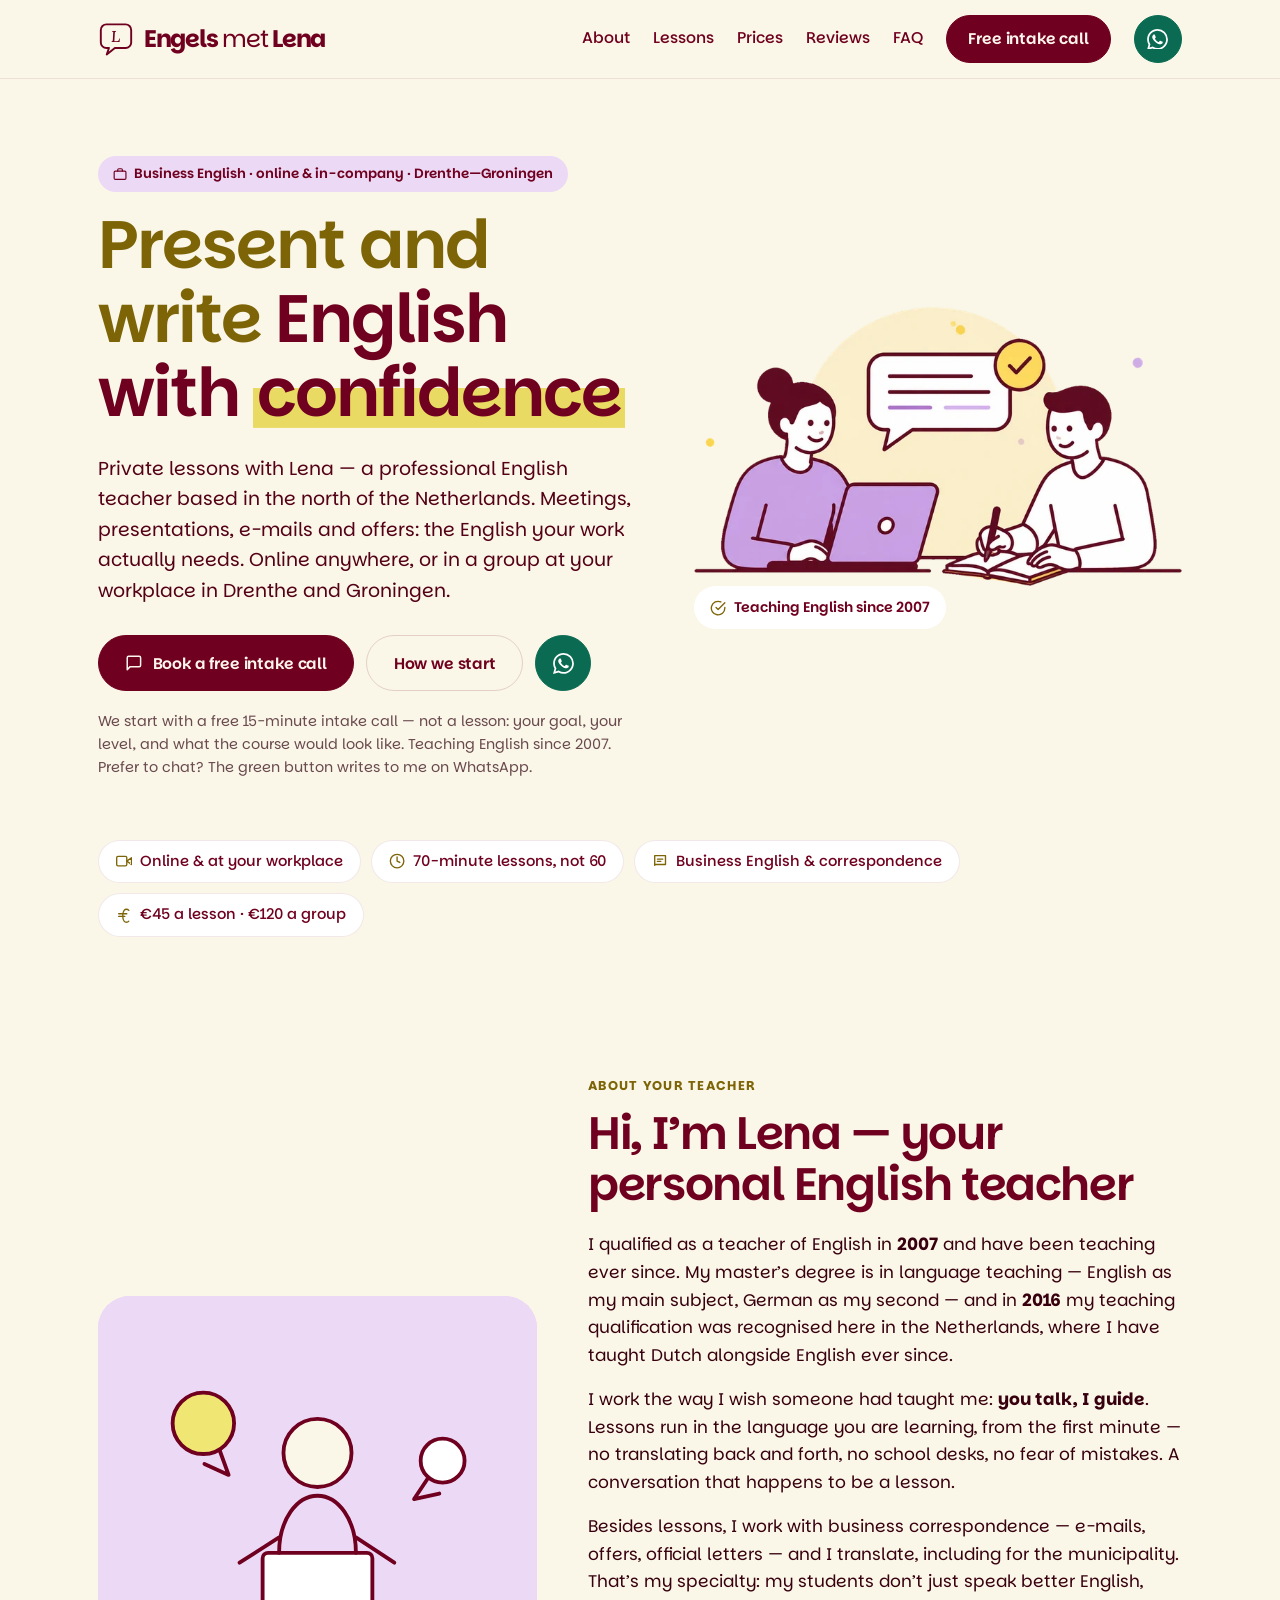
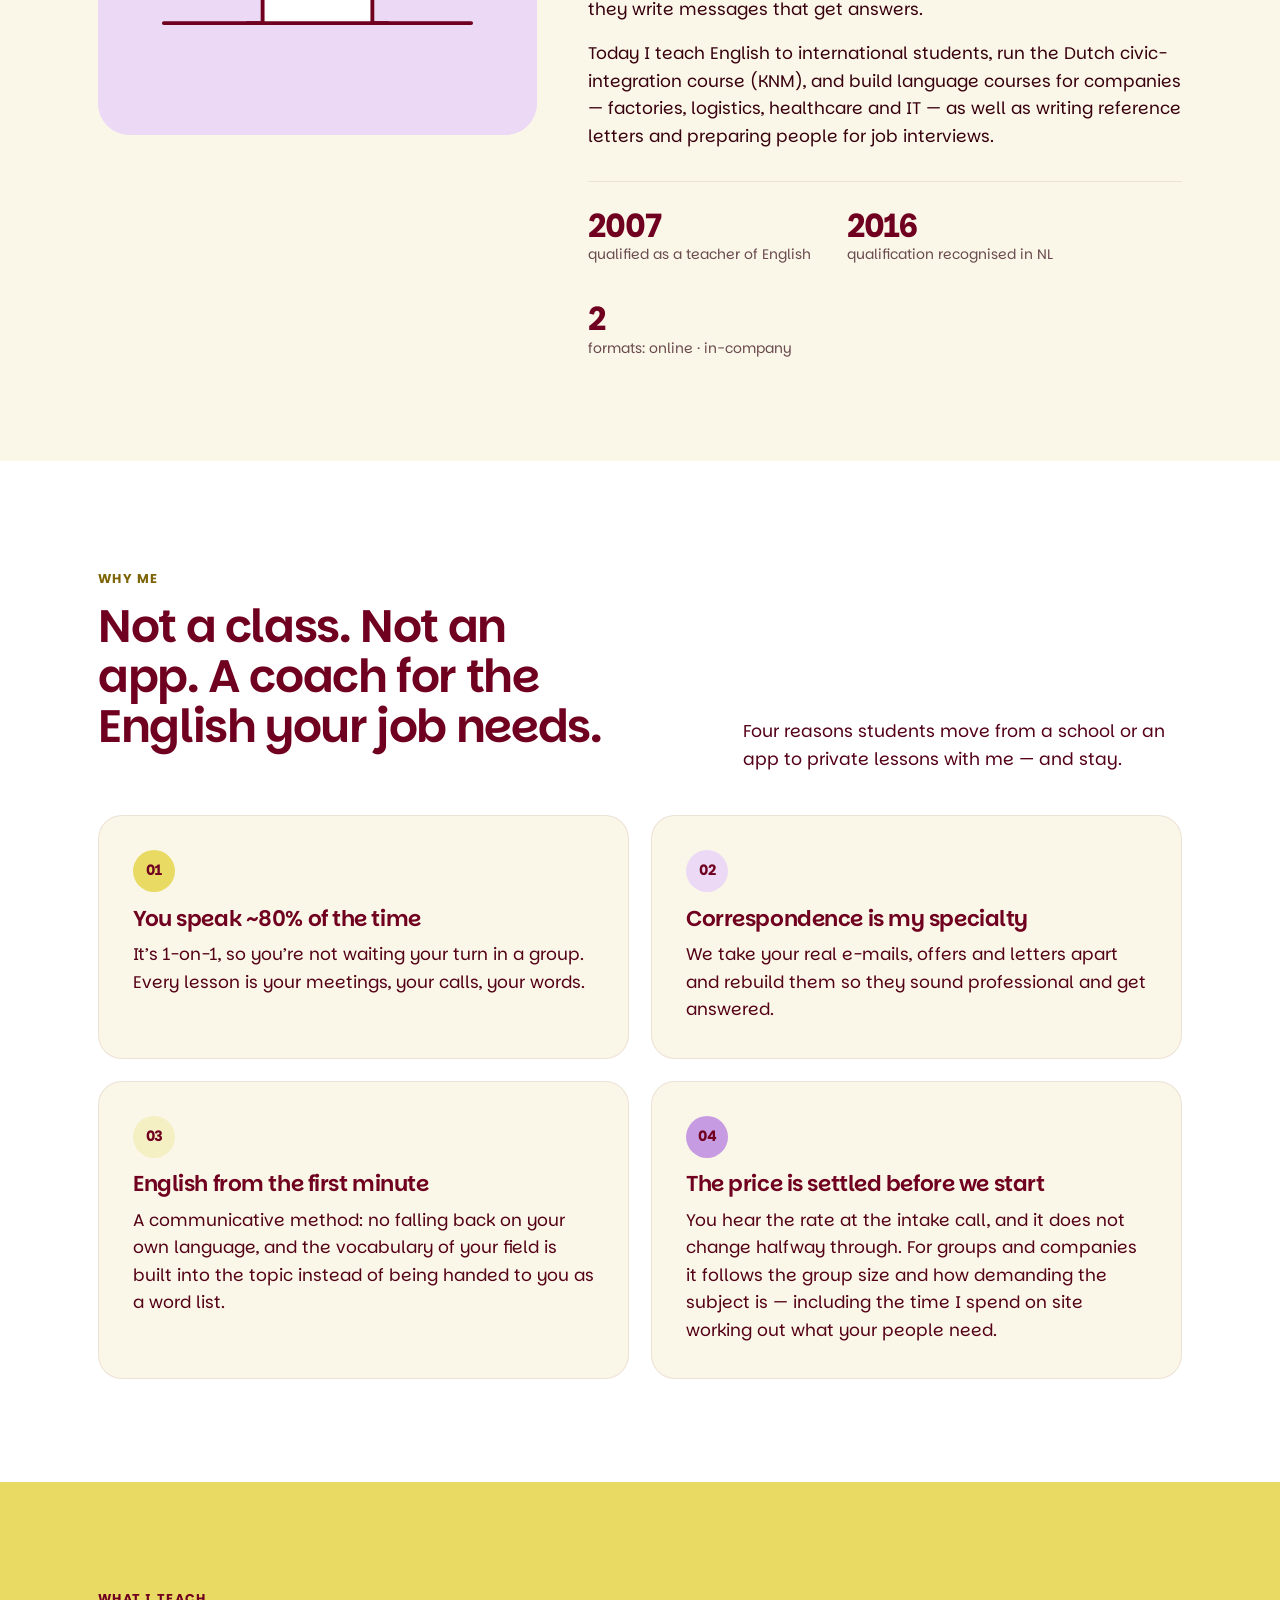
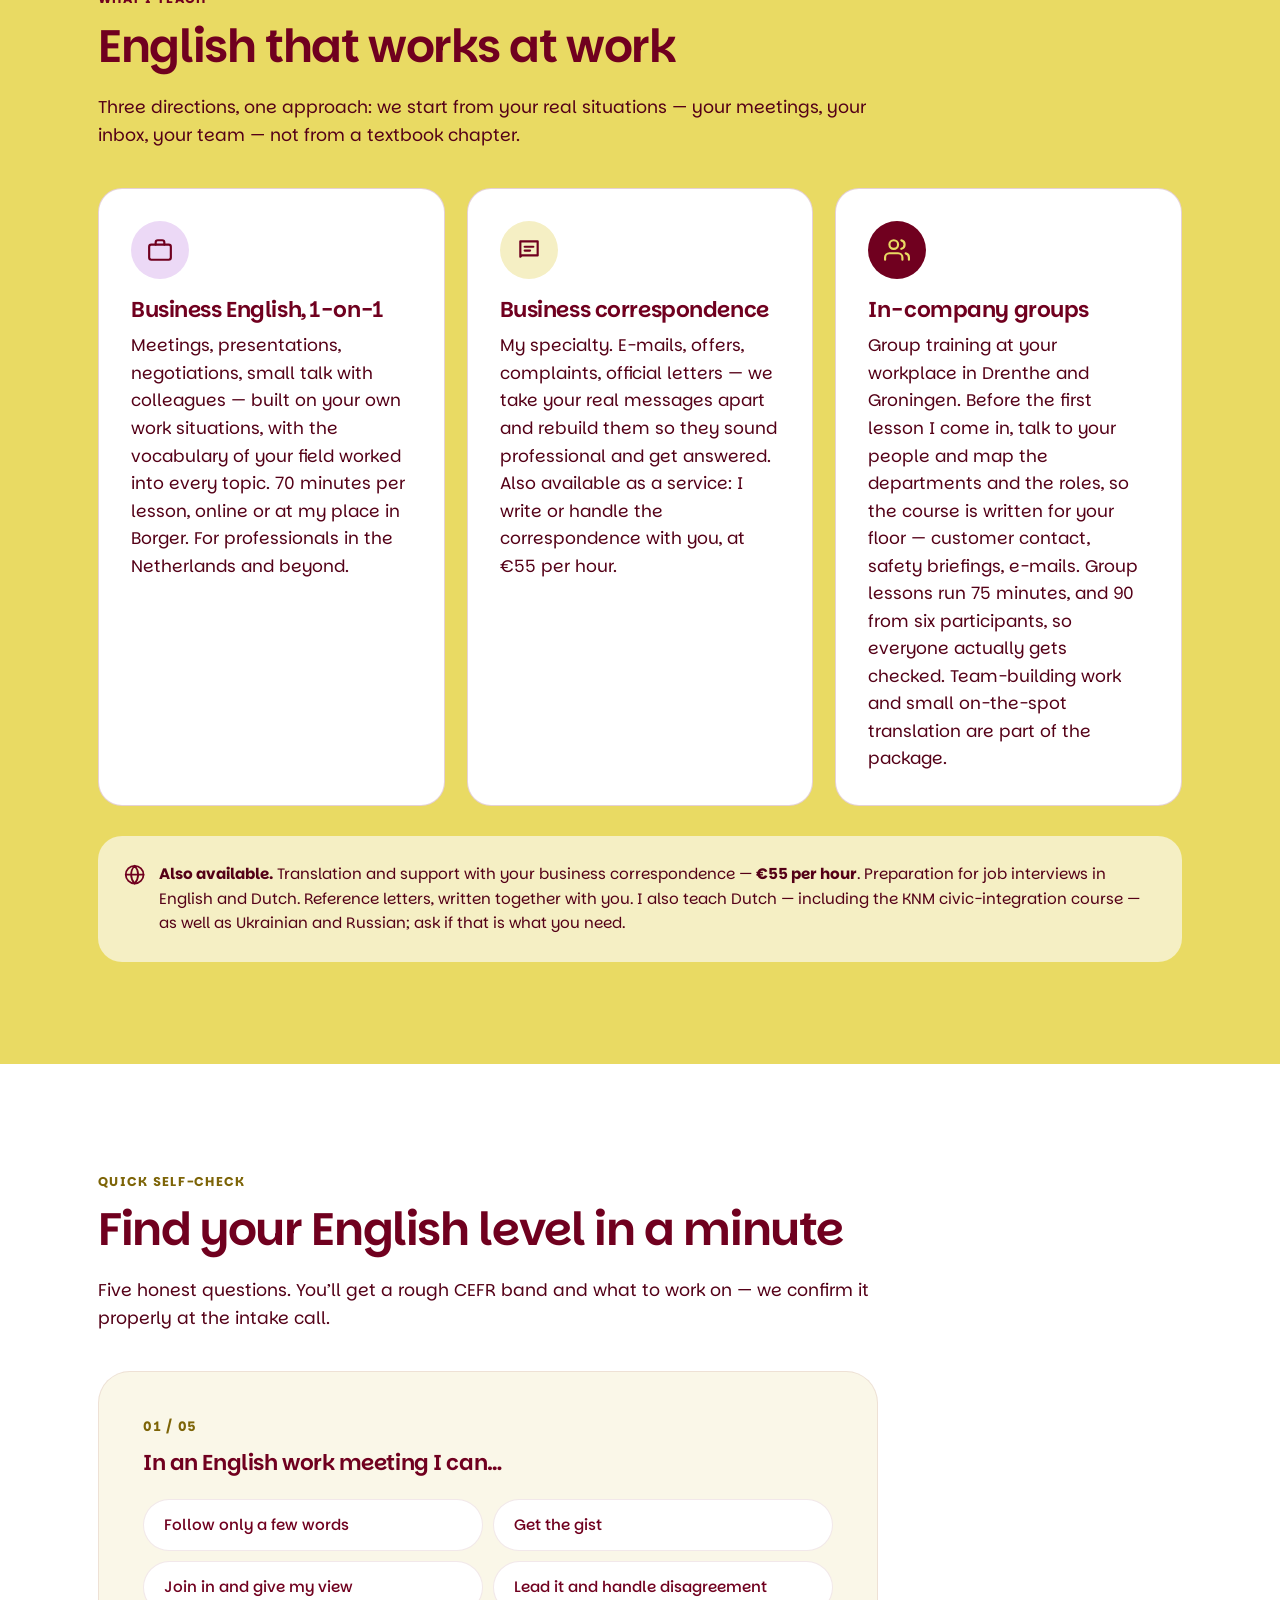
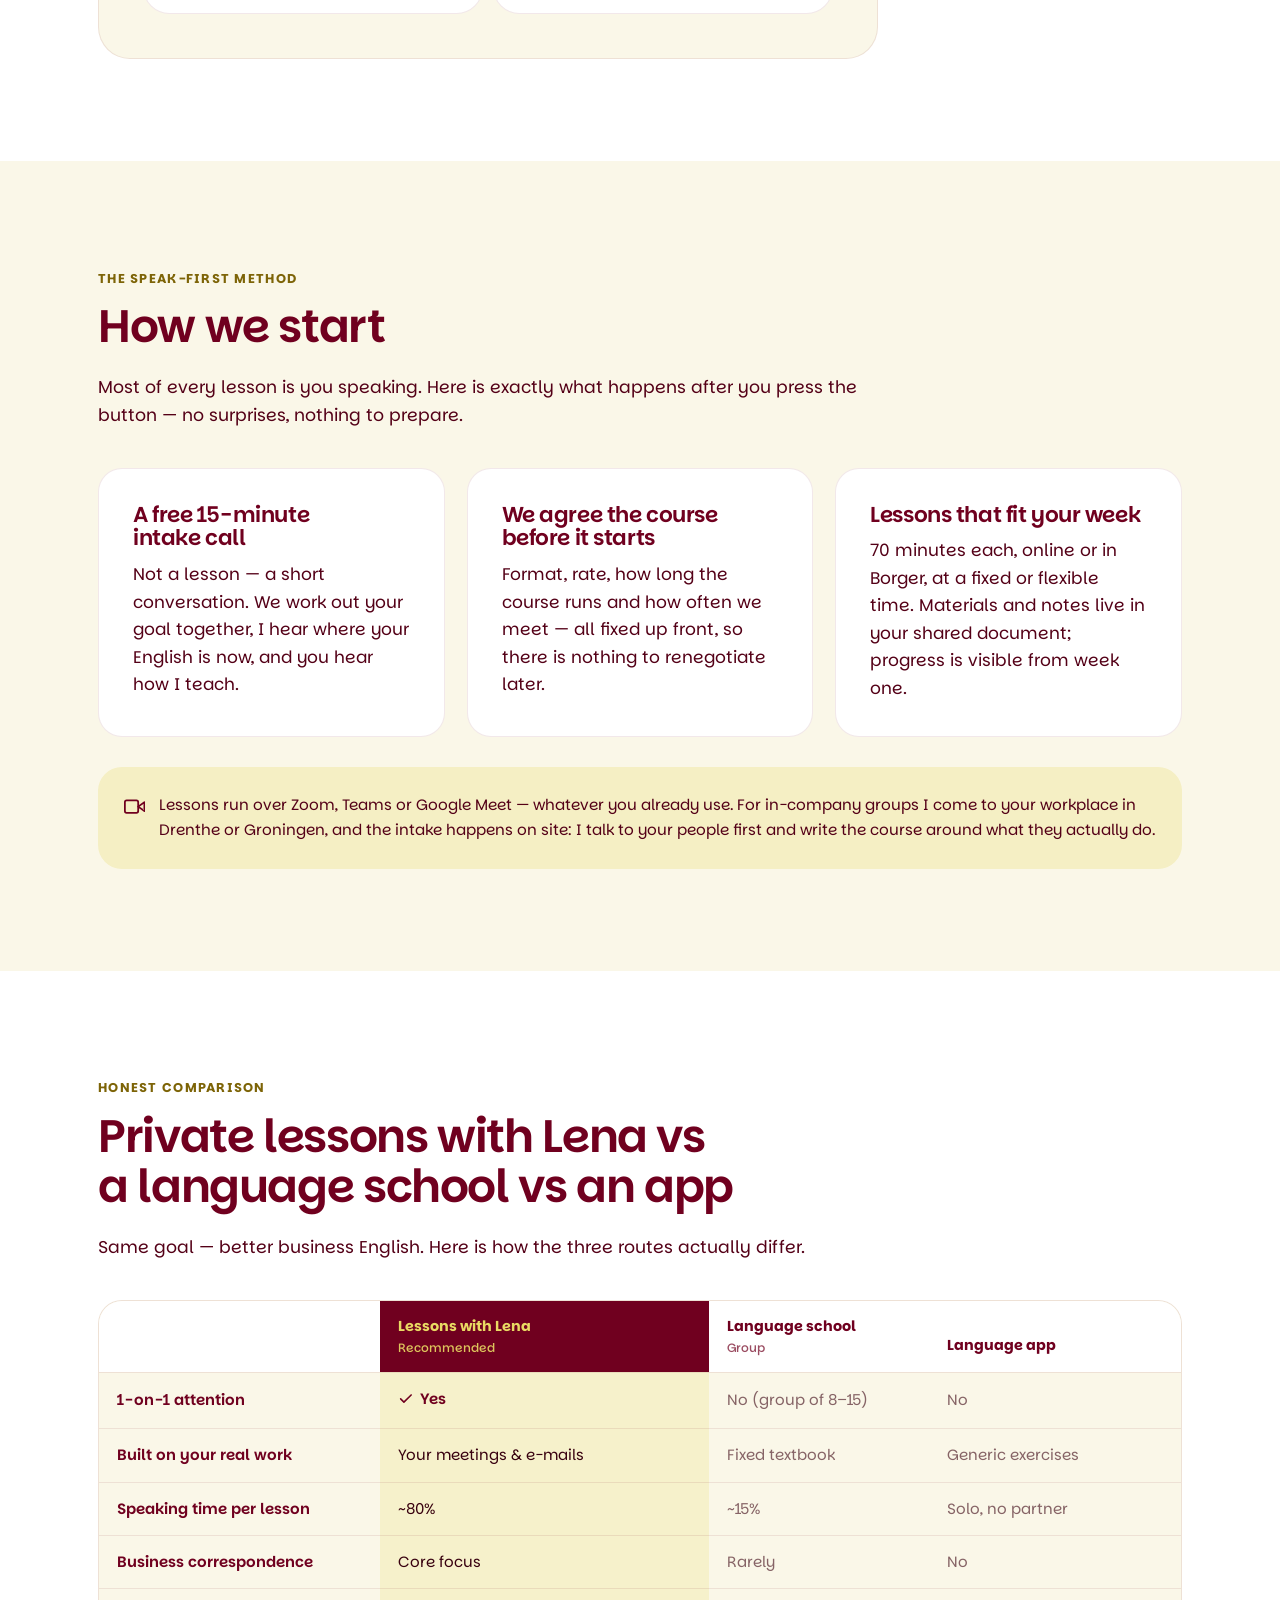
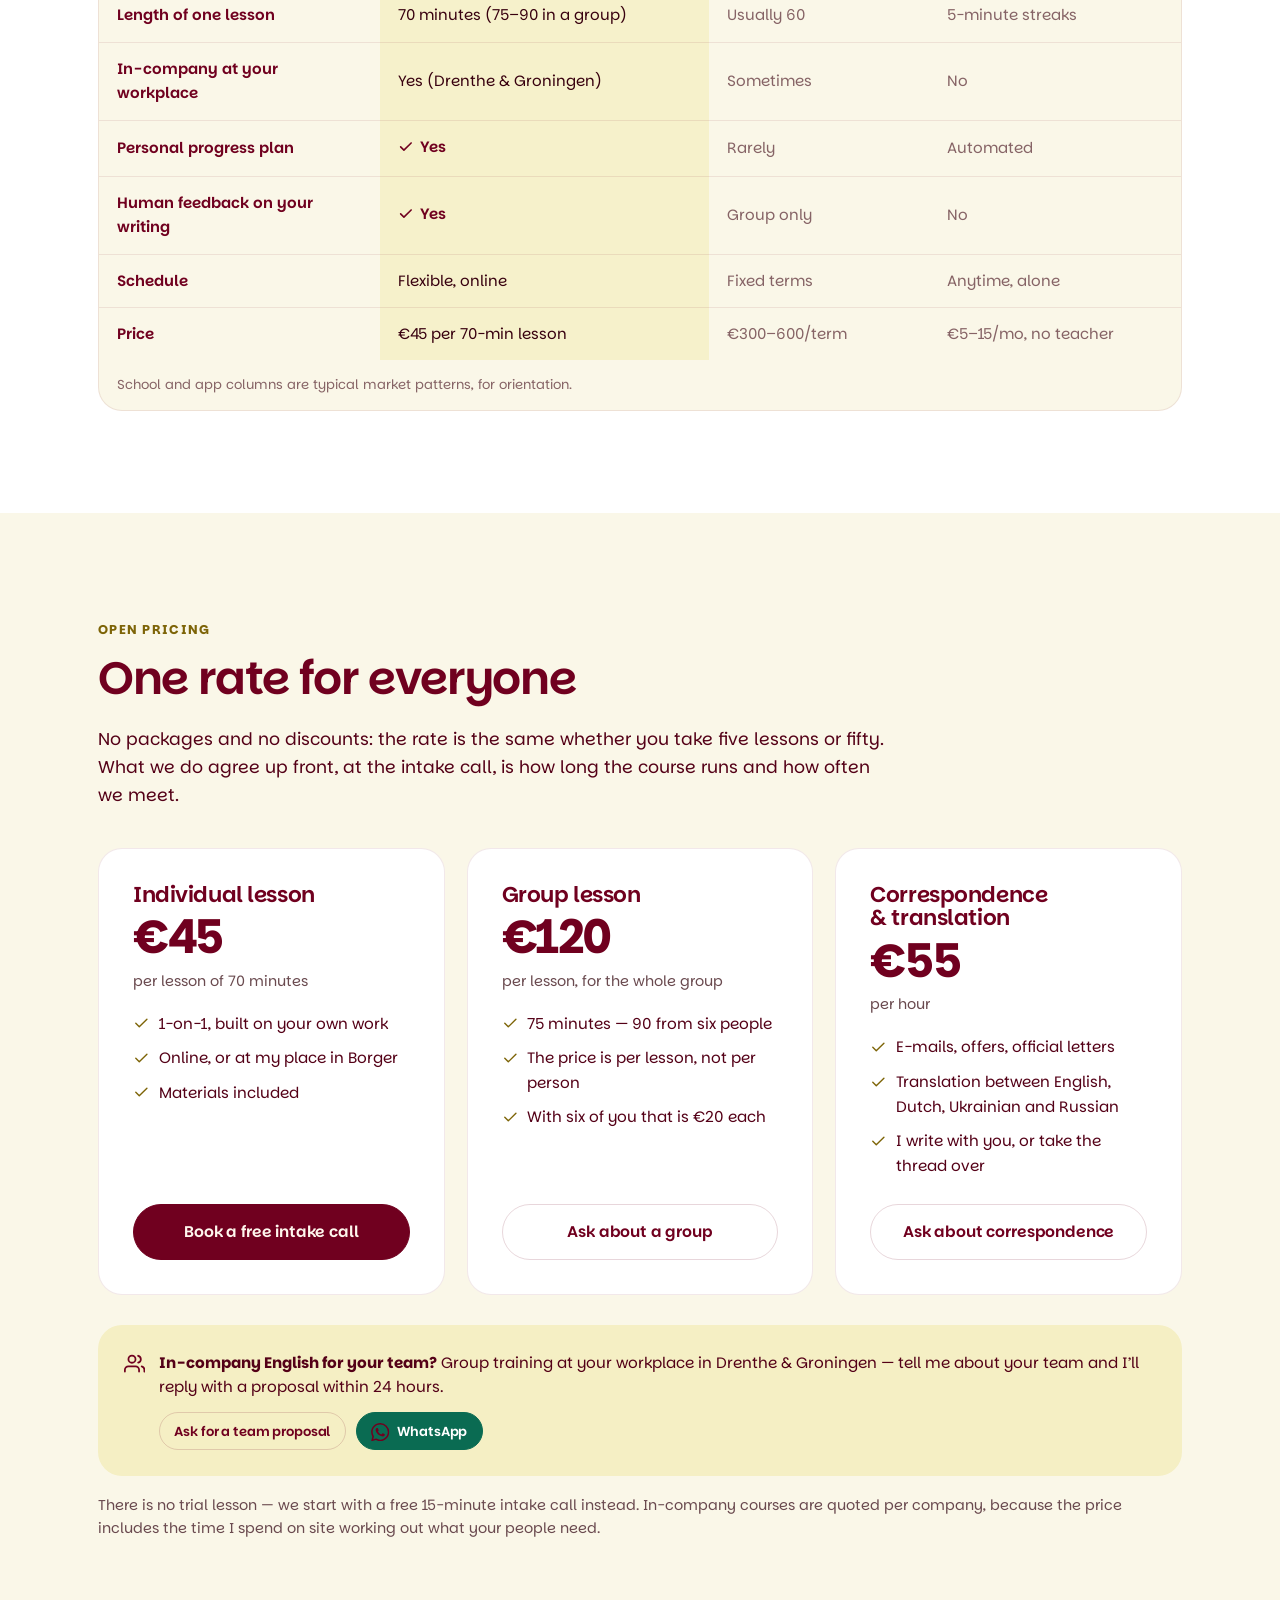
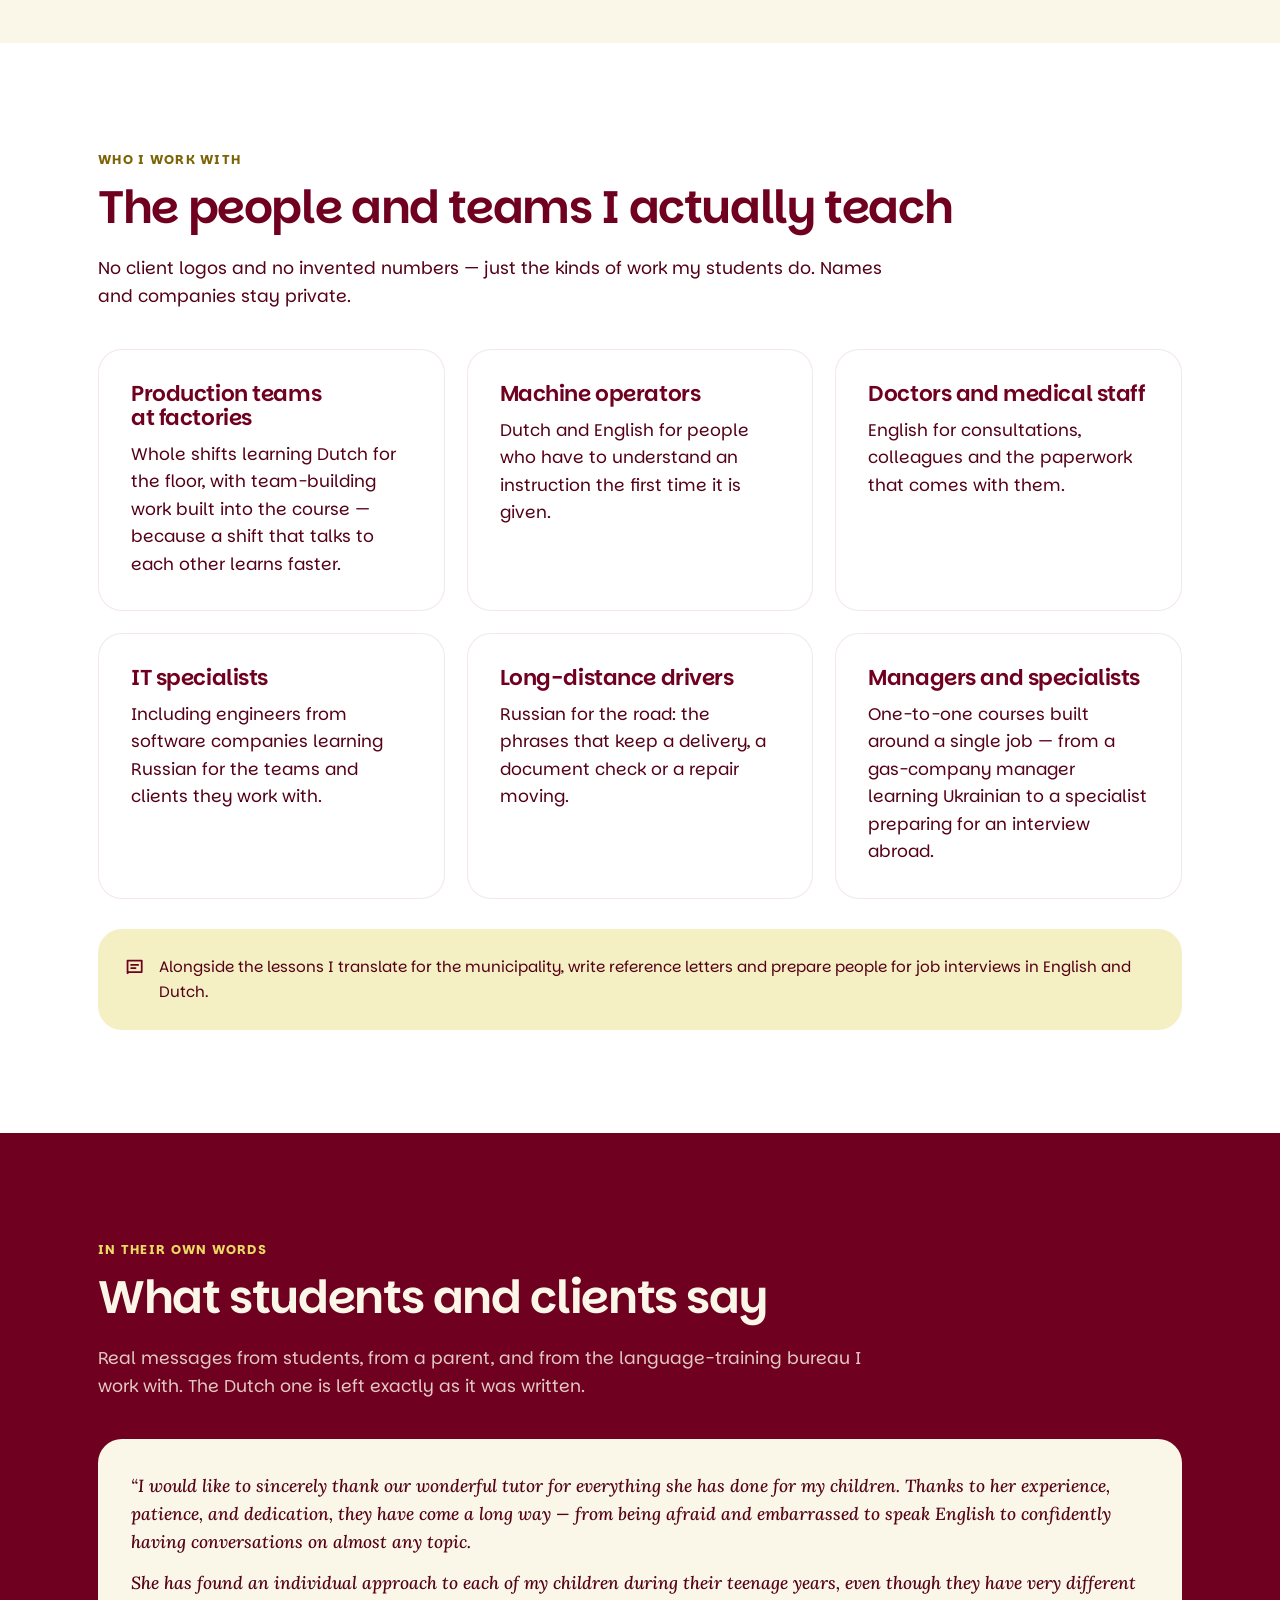
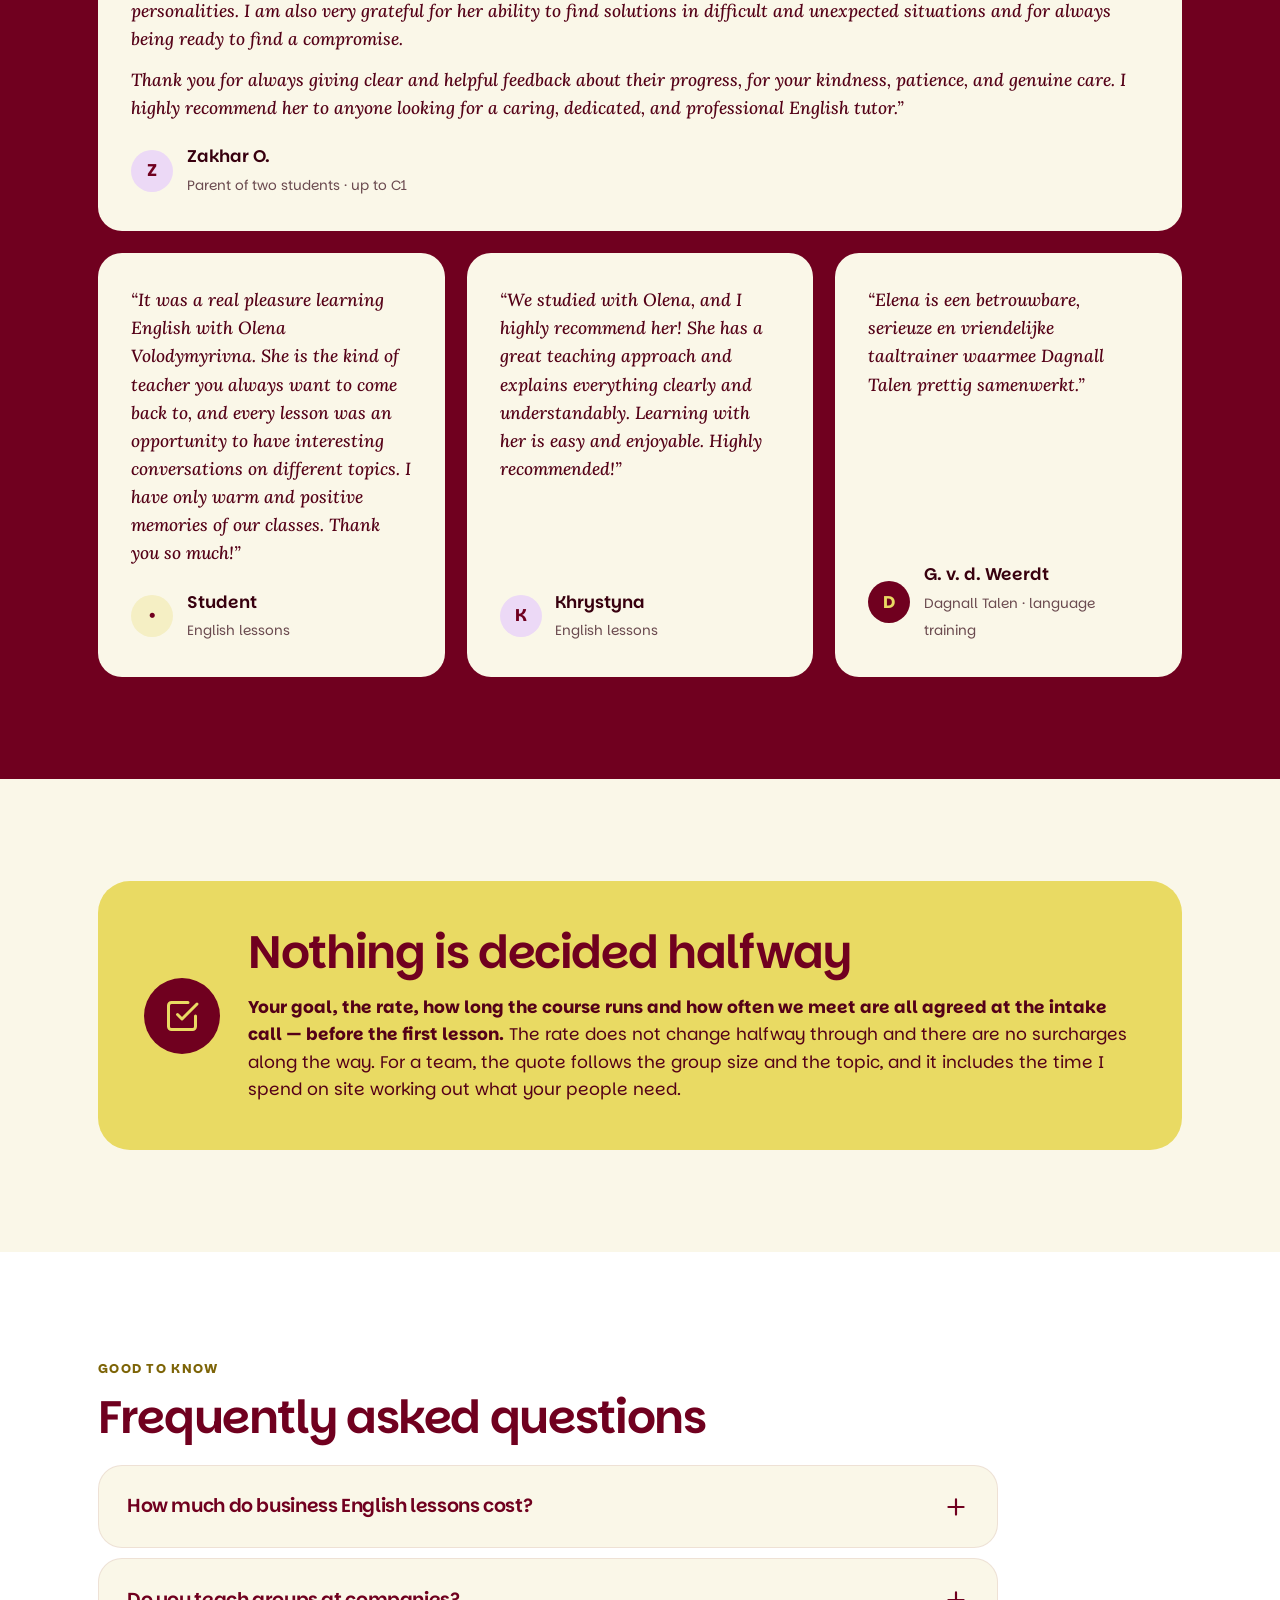
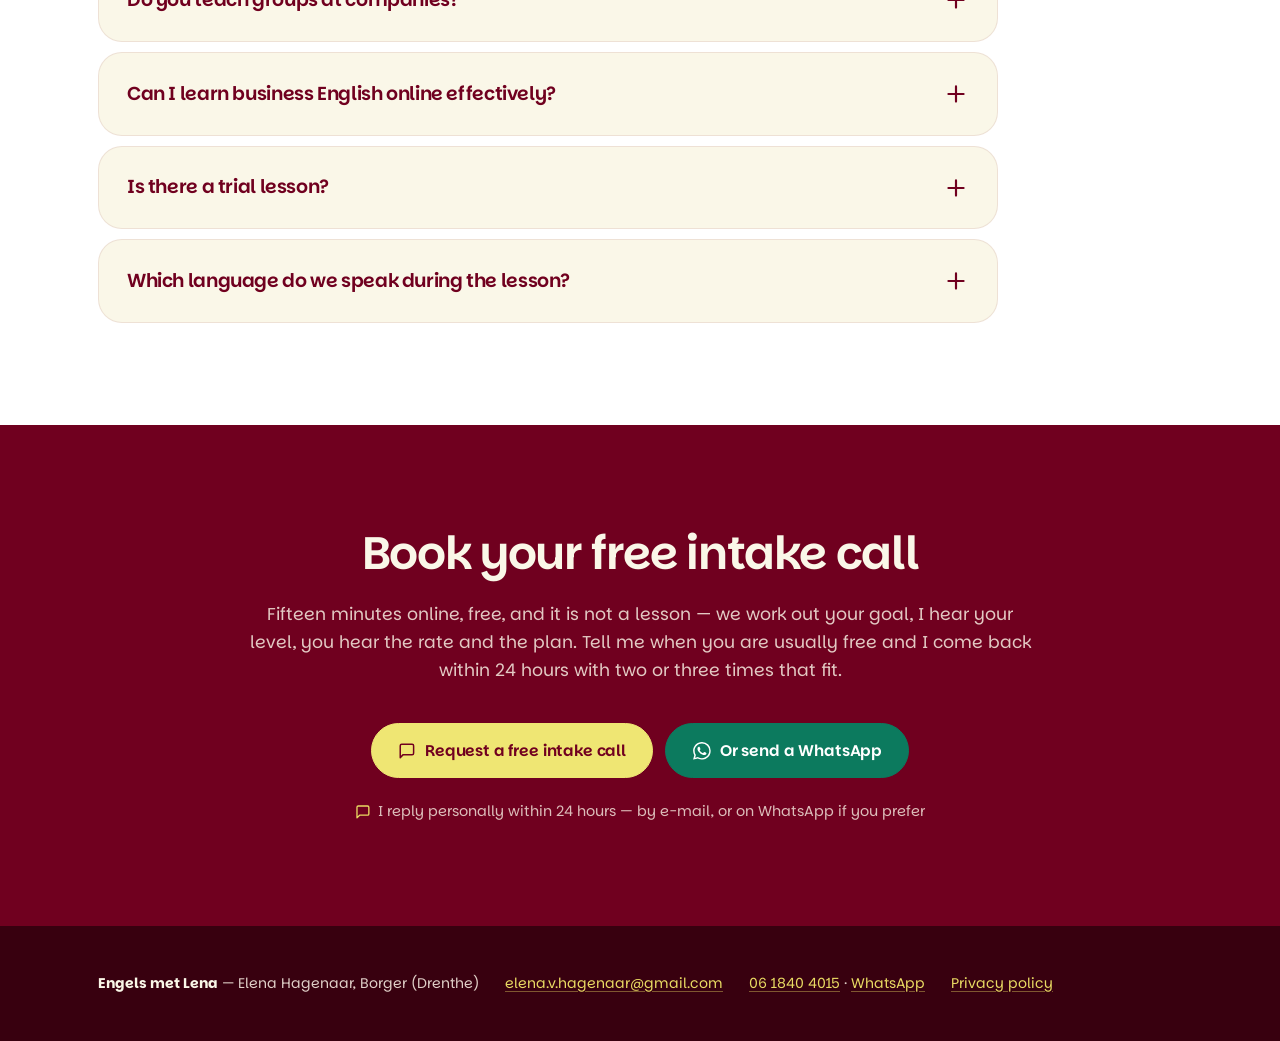
<file: index.html>
<!DOCTYPE html>
<html lang="en" class="site">
<head>
  <meta charset="utf-8">
  <meta name="viewport" content="width=device-width, initial-scale=1">
  <meta name="robots" content="noindex, nofollow">
  <title>Business English Lessons — Online &amp; In-Company in Drenthe and Groningen | Engels met Lena</title>
  <meta name="description" content="Business English and business correspondence with Lena — teaching since 2007. Private 70-minute lessons online or in Borger, and group training at your workplace in Drenthe and Groningen.">

  <link rel="canonical" href="https://engelsmetlena.nl/">

  <meta property="og:type" content="website">
  <meta property="og:site_name" content="Engels met Lena">
  <meta property="og:title" content="Business English Lessons — Online &amp; In-Company | Engels met Lena">
  <meta property="og:description" content="Business English and business correspondence with Lena. Teaching since 2007. Private lessons online or in Borger, group training at your workplace in Drenthe and Groningen.">
  <meta property="og:url" content="https://engelsmetlena.nl/">
  <meta property="og:image" content="https://engelsmetlena.nl/assets/img/og-image.png">
  <meta property="og:image:width" content="1200">
  <meta property="og:image:height" content="630">
  <meta property="og:image:alt" content="Engels met Lena — Speak and write English with confidence. Business English and correspondence, online and in Borger.">
  <meta name="twitter:card" content="summary_large_image">

  <link rel="icon" href="assets/img/favicon.svg" type="image/svg+xml">
  <link rel="preload" href="assets/fonts/parkinsans-latin.woff2" as="font" type="font/woff2" crossorigin>
  <link rel="preload" as="image" href="assets/img/hero-lena.webp"
        imagesrcset="assets/img/hero-lena-700.webp 700w, assets/img/hero-lena-1100.webp 1100w, assets/img/hero-lena.webp 1326w"
        imagesizes="(min-width: 900px) 46vw, 92vw" fetchpriority="high">
  <link rel="stylesheet" href="assets/css/site.css">
  <link rel="stylesheet" href="assets/css/site-motion.css">

  <script type="application/ld+json">
  {
    "@context": "https://schema.org",
    "@graph": [
      {
        "@type": ["Person", "Organization"],
        "@id": "https://engelsmetlena.nl/#lena",
        "name": "Engels met Lena",
        "alternateName": ["English with Lena", "Olena"],
        "url": "https://engelsmetlena.nl/",
        "image": "https://engelsmetlena.nl/assets/img/og-image.png",
        "givenName": "Elena",
        "familyName": "Hagenaar",
        "email": "elena.v.hagenaar@gmail.com",
        "telephone": "+31618404015",
        "address": {
          "@type": "PostalAddress",
          "addressLocality": "Borger",
          "addressRegion": "Drenthe",
          "addressCountry": "NL"
        },
        "description": "Business English lessons and business correspondence training with a qualified language teacher based in Borger, Drenthe. Teaching English since 2007 and Dutch since 2016, with her teaching qualification recognised in the Netherlands in 2016. Private lessons online or on location, group training in-company in Drenthe and Groningen, plus translation and support with business correspondence.",
        "jobTitle": "Language teacher and translator",
        "knowsLanguage": ["en", "nl", "ru", "uk"],
        "knowsAbout": [
          "Business English",
          "Business correspondence",
          "English for professionals",
          "Dutch as a second language",
          "Dutch civic integration course (KNM)",
          "Interview preparation",
          "Translation English, Dutch, Russian, Ukrainian"
        ],
        "hasCredential": [
          {
            "@type": "EducationalOccupationalCredential",
            "credentialCategory": "degree",
            "name": "Master's degree in language teaching — teacher of English, teacher of German",
            "dateCreated": "2007"
          },
          {
            "@type": "EducationalOccupationalCredential",
            "credentialCategory": "certification",
            "name": "English teaching qualification recognised in the Netherlands",
            "dateCreated": "2016",
            "recognizedBy": { "@type": "Country", "name": "Netherlands" }
          }
        ],
        "areaServed": ["Drenthe", "Groningen", "Borger", "Online"],
        "contactPoint": [
          {
            "@type": "ContactPoint",
            "contactType": "customer service",
            "telephone": "+31618404015",
            "email": "elena.v.hagenaar@gmail.com",
            "availableLanguage": ["en", "nl", "ru", "uk"],
            "areaServed": "NL"
          },
          {
            "@type": "ContactPoint",
            "contactType": "sales",
            "name": "WhatsApp",
            "telephone": "+31618404015",
            "url": "https://wa.me/31618404015",
            "availableLanguage": ["en", "nl", "ru", "uk"]
          }
        ]
      },
      {
        "@type": "Service",
        "@id": "https://engelsmetlena.nl/#lessons",
        "serviceType": "Business English lessons and business correspondence training",
        "provider": { "@id": "https://engelsmetlena.nl/#lena" },
        "areaServed": ["Drenthe", "Groningen", "Borger", "Online"],
        "availableChannel": {
          "@type": "ServiceChannel",
          "name": "Online (video call) and in-company (Drenthe, Groningen)"
        },
        "offers": [
          {
            "@type": "Offer",
            "name": "Individual lesson (70 minutes)",
            "price": "45",
            "priceCurrency": "EUR"
          },
          {
            "@type": "Offer",
            "name": "Group lesson (75 minutes; 90 minutes from six participants) — price is for the whole group",
            "price": "120",
            "priceCurrency": "EUR"
          },
          {
            "@type": "Offer",
            "name": "Translation and business correspondence support",
            "priceSpecification": {
              "@type": "UnitPriceSpecification",
              "price": "55",
              "priceCurrency": "EUR",
              "unitText": "hour"
            }
          },
          {
            "@type": "Offer",
            "name": "In-company group training (Drenthe & Groningen) — custom proposal"
          }
        ]
      },
      {
        "@type": "FAQPage",
        "mainEntity": [
          {
            "@type": "Question",
            "name": "How much do business English lessons cost, and how long is a lesson?",
            "acceptedAnswer": {
              "@type": "Answer",
              "text": "An individual lesson runs 70 minutes and costs €45; a group lesson runs 75 — and 90 minutes from six participants, so everyone gets checked properly. A group lesson is €120 for the whole group, whatever its size — with six people that is €20 each. Translation and support with business correspondence are €55 per hour. In-company courses are quoted per company, because the price includes the time I spend on site working out what your people need."
            }
          },
          {
            "@type": "Question",
            "name": "Do you teach groups at companies?",
            "acceptedAnswer": {
              "@type": "Answer",
              "text": "Yes. I run English group training at your workplace in Drenthe and Groningen — practical sessions built around your team's real work: meetings, customer contact, e-mails. Send a short message about your team and I'll reply with a proposal within 24 hours."
            }
          },
          {
            "@type": "Question",
            "name": "Can I learn business English online effectively?",
            "acceptedAnswer": {
              "@type": "Answer",
              "text": "Yes. Lessons are 1-on-1 over video call, so you speak for most of the lesson instead of listening in a group. We work on your real meetings, presentations and e-mails, and materials live in a shared document."
            }
          },
          {
            "@type": "Question",
            "name": "Is there a trial lesson?",
            "acceptedAnswer": {
              "@type": "Answer",
              "text": "No — I don't give trial lessons. What I do give is a free 15-minute intake call: not a lesson, but a conversation in which we work out your goal together, I hear where your English is now, and you hear the rate, the length of the course and how often we would meet. Nothing is committed until you say yes."
            }
          },
          {
            "@type": "Question",
            "name": "Which language do we speak during the lesson?",
            "acceptedAnswer": {
              "@type": "Answer",
              "text": "The one you are learning, from the first minute. I work with a communicative method: we don't fall back on your own language in the lesson, and the vocabulary of your field is built into the topic we are working on. Outside the lesson I speak Dutch, Russian and Ukrainian too, so the intake call and any translation work can happen in whichever language suits you."
            }
          }
        ]
      }
    ]
  }
  </script>
</head>
<body>

  <!-- Иконочный спрайт: WhatsApp-глиф переиспользуется во всех CTA -->
  <svg width="0" height="0" style="position:absolute" aria-hidden="true" focusable="false">
    <symbol id="i-wa" viewBox="0 0 24 24"><path fill="currentColor" d="M17.472 14.382c-.297-.149-1.758-.867-2.03-.967-.273-.099-.471-.148-.67.15-.197.297-.767.966-.94 1.164-.173.199-.347.223-.644.075-.297-.15-1.255-.463-2.39-1.475-.883-.788-1.48-1.76-1.653-2.059-.173-.297-.018-.458.13-.606.134-.133.297-.347.446-.52.149-.174.198-.298.297-.497.099-.198.05-.371-.025-.52-.075-.149-.669-1.612-.916-2.207-.242-.579-.487-.5-.669-.51a12.8 12.8 0 0 0-.57-.01c-.198 0-.52.074-.792.372-.272.297-1.04 1.016-1.04 2.479 0 1.462 1.065 2.875 1.213 3.074.149.198 2.096 3.2 5.077 4.487.709.306 1.262.489 1.694.625.712.227 1.36.195 1.871.118.571-.085 1.758-.719 2.006-1.413.248-.694.248-1.289.173-1.413-.074-.124-.272-.198-.57-.347m-5.421 7.403h-.004a9.87 9.87 0 0 1-5.031-1.378l-.361-.214-3.741.982.998-3.648-.235-.374a9.86 9.86 0 0 1-1.51-5.26c.001-5.45 4.436-9.884 9.888-9.884a9.82 9.82 0 0 1 6.988 2.896 9.83 9.83 0 0 1 2.893 6.994c-.003 5.45-4.437 9.884-9.885 9.884m8.413-18.297A11.8 11.8 0 0 0 12.05 0C5.495 0 .16 5.335.157 11.892c0 2.096.547 4.142 1.588 5.945L.057 24l6.305-1.654a11.9 11.9 0 0 0 5.683 1.448h.005c6.554 0 11.89-5.335 11.893-11.893a11.8 11.8 0 0 0-3.48-8.413"/></symbol>
  </svg>

  <!-- ===== 1. Header ===== -->
  <header class="site-header">
    <div class="container site-header__inner">
      <a class="logo" href="#top"><svg class="logo__mark" viewBox="0 0 64 64" fill="none" aria-hidden="true"><path d="M15 6 H49 A10 10 0 0 1 59 16 V38 A10 10 0 0 1 49 48 H30 L15.5 59.5 19.5 48 H15 A10 10 0 0 1 5 38 V16 A10 10 0 0 1 15 6 Z" stroke="currentColor" stroke-width="3.4" stroke-linejoin="round" pathLength="100"/><text x="31" y="37" text-anchor="middle" font-size="28" fill="currentColor">L</text></svg><span>Engels <em>met</em> Lena</span></a>
      <nav class="site-nav" aria-label="Main">
        <a href="#about">About</a>
        <a href="#lessons">Lessons</a>
        <a href="#prices">Prices</a>
        <a href="#reviews">Reviews</a>
        <a href="#faq">FAQ</a>
        <button type="button" class="btn btn--primary" data-book="header">Free intake call</button>
        <a class="btn btn--wa btn--icon" href="https://wa.me/31618404015?text=Hi%20Lena!%20I%27d%20like%20to%20ask%20about%20English%20lessons." rel="noopener" data-cta="wa-header" title="Message Lena on WhatsApp" aria-label="Message Lena on WhatsApp">
          <svg class="i-wa" aria-hidden="true"><use href="#i-wa"></use></svg>
        </a>
      </nav>
      <button class="nav-toggle" aria-expanded="false" aria-controls="mobile-menu" aria-label="Open menu">
        <svg viewBox="0 0 24 24" fill="none" stroke="currentColor" stroke-width="2" stroke-linecap="round" aria-hidden="true"><path d="M4 7h16M4 12h16M4 17h16"/></svg>
      </button>
    </div>
    <div class="mobile-menu container" id="mobile-menu">
      <a href="#about">About</a>
      <a href="#lessons">Lessons</a>
      <a href="#prices">Prices</a>
      <a href="#reviews">Reviews</a>
      <a href="#faq">FAQ</a>
      <button type="button" class="btn btn--primary" data-book="menu">Book a free intake call</button>
      <a class="btn btn--wa" href="https://wa.me/31618404015?text=Hi%20Lena!%20I%27d%20like%20to%20ask%20about%20English%20lessons." rel="noopener" data-cta="wa-menu">
        <svg class="i-wa" aria-hidden="true"><use href="#i-wa"></use></svg>
        Message on WhatsApp
      </a>
    </div>
  </header>

  <main id="top">

    <!-- ===== 2. Hero — 60/40 magazine spread ===== -->
    <section class="hero">
      <div class="container hero__grid">
        <div>
          <span class="hero__eyebrow">
            <svg viewBox="0 0 24 24" fill="none" stroke="currentColor" stroke-width="2" stroke-linecap="round" stroke-linejoin="round" aria-hidden="true"><rect x="2" y="7" width="20" height="14" rx="2"/><path d="M16 7V5a2 2 0 0 0-2-2h-4a2 2 0 0 0-2 2v2"/></svg>
            Business English · online &amp; in-company · Drenthe—Groningen
          </span>
          <h1><span class="swap-word" aria-hidden="true"><span class="is-active">Speak</span><span>Present</span><span>Negotiate</span><span>Pitch</span></span><span class="sr-only">Speak</span> <em>and write</em> English with <span class="hl">confidence</span></h1>
          <p class="hero__sub">Private lessons with Lena — a professional English teacher based in the north of the Netherlands. Meetings, presentations, e-mails and offers: the English your work actually needs. Online anywhere, or in a group at your workplace in Drenthe and Groningen.</p>
          <div class="hero__cta">
            <button type="button" class="btn btn--primary" data-book="hero">
              <svg viewBox="0 0 24 24" fill="none" stroke="currentColor" stroke-width="2" stroke-linecap="round" stroke-linejoin="round" aria-hidden="true"><path d="M21 15a2 2 0 0 1-2 2H7l-4 4V5a2 2 0 0 1 2-2h14a2 2 0 0 1 2 2z"/></svg>
              Book a free intake call
            </button>
            <a class="btn btn--ghost" href="#first-lesson">How we start</a>
            <a class="btn btn--wa btn--icon" href="https://wa.me/31618404015?text=Hi%20Lena!%20I%27d%20like%20a%20free%20intake%20call%20about%20English%20lessons." rel="noopener" data-cta="wa-hero" title="Message Lena on WhatsApp" aria-label="Message Lena on WhatsApp">
              <svg class="i-wa" aria-hidden="true"><use href="#i-wa"></use></svg>
            </a>
          </div>
          <p class="hero__note">We start with a free 15-minute intake call — not a lesson: your goal, your level, and what the course would look like. Teaching English since 2007. Prefer to chat? The green button writes to me on WhatsApp.</p>
        </div>
        <div class="hero__media">
          <img class="hero__photo" src="assets/img/hero-lena.webp"
               srcset="assets/img/hero-lena-700.webp 700w, assets/img/hero-lena-1100.webp 1100w, assets/img/hero-lena.webp 1326w"
               sizes="(min-width: 900px) 46vw, 92vw"
               width="1326" height="759" fetchpriority="high" decoding="async"
               alt="Illustration: Lena and a learner at a laptop, practising an English conversation together"
               data-synthetic="photo-hero">
          <p class="hero__badge">
            <svg viewBox="0 0 24 24" fill="none" stroke="currentColor" stroke-width="2" stroke-linecap="round" stroke-linejoin="round" aria-hidden="true"><path d="M22 11.08V12a10 10 0 1 1-5.93-9.14"/><path d="M22 4 12 14.01l-3-3"/></svg>
            <span>Teaching English since 2007</span>
          </p>
        </div>
      </div>
    </section>

    <!-- ===== 3a. Facts strip ===== -->
    <section class="facts" aria-label="Key facts">
      <div class="container">
        <ul class="facts__list">
          <li>
            <svg viewBox="0 0 24 24" fill="none" stroke="currentColor" stroke-width="2" stroke-linecap="round" stroke-linejoin="round" aria-hidden="true"><path d="M23 7l-7 5 7 5V7z"/><rect x="1" y="5" width="15" height="14" rx="2"/></svg>
            Online &amp; at your workplace
          </li>
          <li>
            <svg viewBox="0 0 24 24" fill="none" stroke="currentColor" stroke-width="2" stroke-linecap="round" stroke-linejoin="round" aria-hidden="true"><circle cx="12" cy="12" r="10"/><path d="M12 6v6l4 2"/></svg>
            70-minute lessons, not 60
          </li>
          <li>
            <svg viewBox="0 0 24 24" fill="none" stroke="currentColor" stroke-width="2" stroke-linecap="round" stroke-linejoin="round" aria-hidden="true"><path d="M4 4h16v13H5.2L4 18.2V4z"/><path d="M8 9h8M8 12.5h5"/></svg>
            Business English &amp; correspondence
          </li>
          <li>
            <svg viewBox="0 0 24 24" fill="none" stroke="currentColor" stroke-width="2" stroke-linecap="round" stroke-linejoin="round" aria-hidden="true"><path d="M4 10h12M4 14h9M19 5a4.5 4.5 0 0 0-7 0c-2 2.6-2 8-2 8s0 5.4 2 8a4.5 4.5 0 0 0 7 0"/></svg>
            <span>&euro;45 a lesson &middot; &euro;120 a group</span>
          </li>
        </ul>
      </div>
    </section>

    <!-- ===== 4. About ===== -->
    <section class="section" id="about">
      <div class="container about__grid reveal">
        <img class="about__photo" src="assets/img/about.svg" width="800" height="800" alt="Illustration: an online English lesson at a laptop" data-synthetic="photo-bio" loading="lazy">
        <div>
          <span class="section-kicker">About your teacher</span>
          <h2>Hi, I&rsquo;m Lena — your personal English teacher</h2>
          <p>I qualified as a teacher of English in <strong>2007</strong> and have been teaching ever since. My master&rsquo;s degree is in language teaching — English as my main subject, German as my second — and in <strong>2016</strong> my teaching qualification was recognised here in the Netherlands, where I have taught Dutch alongside English ever since.</p>
          <p>I work the way I wish someone had taught me: <strong>you talk, I guide</strong>. Lessons run in the language you are learning, from the first minute — no translating back and forth, no school desks, no fear of mistakes. A conversation that happens to be a lesson.</p>
          <p>Besides lessons, I work with business correspondence — e-mails, offers, official letters — and I translate, including for the municipality. That&rsquo;s my specialty: my students don&rsquo;t just speak better English, they write messages that get answers.</p>
          <p>Today I teach English to international students, run the Dutch civic-integration course (KNM), and build language courses for companies — factories, logistics, healthcare and IT — as well as writing reference letters and preparing people for job interviews.</p>
          <div class="about__stats">
            <div class="stat"><strong>2007</strong><span>qualified as a teacher of English</span></div>
            <div class="stat"><strong>2016</strong><span>qualification recognised in NL</span></div>
            <div class="stat"><strong>2</strong><span>formats: online · in-company</span></div>
          </div>
        </div>
      </div>
    </section>

    <!-- ===== 5. USP block — 2×2 hairline grid ===== -->
    <section class="section section--beige" id="why">
      <div class="container reveal">
        <div class="section-head">
          <div>
            <span class="section-kicker">Why me</span>
            <h2>Not a class. Not an app. A coach for the English your job needs.</h2>
          </div>
          <p class="section-lead">Four reasons students move from a school or an app to private lessons with me — and stay.</p>
        </div>
        <div class="usp-grid">
          <div class="usp">
            <span class="usp__num" aria-hidden="true">01</span>
            <h3>You speak ~80% of the time</h3>
            <p>It&rsquo;s 1-on-1, so you&rsquo;re not waiting your turn in a group. Every lesson is your meetings, your calls, your words.</p>
          </div>
          <div class="usp">
            <span class="usp__num" aria-hidden="true">02</span>
            <h3>Correspondence is my specialty</h3>
            <p>We take your real e-mails, offers and letters apart and rebuild them so they sound professional and get answered.</p>
          </div>
          <div class="usp">
            <span class="usp__num" aria-hidden="true">03</span>
            <h3>English from the first minute</h3>
            <p>A communicative method: no falling back on your own language, and the vocabulary of your field is built into the topic instead of being handed to you as a word list.</p>
          </div>
          <div class="usp">
            <span class="usp__num" aria-hidden="true">04</span>
            <h3>The price is settled before we start</h3>
            <p>You hear the rate at the intake call, and it does not change halfway through. For groups and companies it follows the group size and how demanding the subject is — including the time I spend on site working out what your people need.</p>
          </div>
        </div>
      </div>
    </section>

    <!-- ===== 6. Segments ===== -->
    <section class="section" id="lessons">
      <div class="container reveal">
        <span class="section-kicker">What I teach</span>
        <h2>English that works at work</h2>
        <p class="section-lead">Three directions, one approach: we start from your real situations — your meetings, your inbox, your team — not from a textbook chapter.</p>
        <div class="cards">
          <article class="card card--feature">
            <span class="card__icon">
              <svg viewBox="0 0 24 24" fill="none" stroke="currentColor" stroke-width="2" stroke-linecap="round" stroke-linejoin="round" aria-hidden="true"><rect x="2" y="7" width="20" height="14" rx="2"/><path d="M16 7V5a2 2 0 0 0-2-2h-4a2 2 0 0 0-2 2v2"/></svg>
            </span>
            <h3>Business English, 1-on-1</h3>
            <p>Meetings, presentations, negotiations, small talk with colleagues — built on your own work situations, with the vocabulary of your field worked into every topic. 70 minutes per lesson, online or at my place in Borger. For professionals in the Netherlands and beyond.</p>
          </article>
          <article class="card">
            <span class="card__icon">
              <svg viewBox="0 0 24 24" fill="none" stroke="currentColor" stroke-width="2" stroke-linecap="round" stroke-linejoin="round" aria-hidden="true"><path d="M4 4h16v13H5.2L4 18.2V4z"/><path d="M8 9h8M8 12.5h5"/></svg>
            </span>
            <h3>Business correspondence</h3>
            <p>My specialty. E-mails, offers, complaints, official letters — we take your real messages apart and rebuild them so they sound professional and get answered. Also available as a service: I write or handle the correspondence with you, at €55 per hour.</p>
          </article>
          <article class="card">
            <span class="card__icon">
              <svg viewBox="0 0 24 24" fill="none" stroke="currentColor" stroke-width="2" stroke-linecap="round" stroke-linejoin="round" aria-hidden="true"><path d="M17 21v-2a4 4 0 0 0-4-4H5a4 4 0 0 0-4 4v2"/><circle cx="9" cy="7" r="4"/><path d="M23 21v-2a4 4 0 0 0-3-3.87M16 3.13a4 4 0 0 1 0 7.75"/></svg>
            </span>
            <h3>In-company groups</h3>
            <p>Group training at your workplace in Drenthe and Groningen. Before the first lesson I come in, talk to your people and map the departments and the roles, so the course is written for your floor — customer contact, safety briefings, e-mails. Group lessons run 75 minutes, and 90 from six participants, so everyone actually gets checked. Team-building work and small on-the-spot translation are part of the package.</p>
          </article>
        </div>
        <p class="method-note">
          <svg viewBox="0 0 24 24" fill="none" stroke="currentColor" stroke-width="2" stroke-linecap="round" stroke-linejoin="round" aria-hidden="true"><circle cx="12" cy="12" r="10"/><path d="M2 12h20M12 2a15.3 15.3 0 0 1 4 10 15.3 15.3 0 0 1-4 10 15.3 15.3 0 0 1-4-10 15.3 15.3 0 0 1 4-10z"/></svg>
          <span><strong>Also available.</strong> Translation and support with your business correspondence — <strong>€55 per hour</strong>. Preparation for job interviews in English and Dutch. Reference letters, written together with you. I also teach Dutch — including the KNM civic-integration course — as well as Ukrainian and Russian; ask if that is what you need.</span>
        </p>
      </div>
    </section>

    <!-- ===== 7. CEFR quiz ===== -->
    <section class="section section--beige" id="level-check">
      <div class="container reveal">
        <span class="section-kicker">Quick self-check</span>
        <h2>Find your English level in a minute</h2>
        <p class="section-lead">Five honest questions. You&rsquo;ll get a rough CEFR band and what to work on — we confirm it properly at the intake call.</p>

        <div class="quiz" data-quiz data-synthetic="quiz">
          <div data-quiz-body>
            <p class="quiz__progress" data-quiz-progress>01 / 05</p>

            <div class="quiz-q" data-quiz-q>
              <h3 class="quiz-q__title">In an English work meeting I can…</h3>
              <div class="quiz-q__options">
                <button type="button" class="quiz-opt" data-score="0" aria-pressed="false">Follow only a few words</button>
                <button type="button" class="quiz-opt" data-score="1" aria-pressed="false">Get the gist</button>
                <button type="button" class="quiz-opt" data-score="2" aria-pressed="false">Join in and give my view</button>
                <button type="button" class="quiz-opt" data-score="3" aria-pressed="false">Lead it and handle disagreement</button>
              </div>
            </div>

            <div class="quiz-q" data-quiz-q hidden>
              <h3 class="quiz-q__title">Writing a work e-mail in English…</h3>
              <div class="quiz-q__options">
                <button type="button" class="quiz-opt" data-score="0" aria-pressed="false">I avoid it</button>
                <button type="button" class="quiz-opt" data-score="1" aria-pressed="false">Only with a translator</button>
                <button type="button" class="quiz-opt" data-score="2" aria-pressed="false">I manage, slowly</button>
                <button type="button" class="quiz-opt" data-score="3" aria-pressed="false">Confidently, fast</button>
              </div>
            </div>

            <div class="quiz-q" data-quiz-q hidden>
              <h3 class="quiz-q__title">On a call with an English-speaking client…</h3>
              <div class="quiz-q__options">
                <button type="button" class="quiz-opt" data-score="0" aria-pressed="false">I panic</button>
                <button type="button" class="quiz-opt" data-score="1" aria-pressed="false">Short answers only</button>
                <button type="button" class="quiz-opt" data-score="2" aria-pressed="false">I hold a conversation</button>
                <button type="button" class="quiz-opt" data-score="3" aria-pressed="false">I handle objections</button>
              </div>
            </div>

            <div class="quiz-q" data-quiz-q hidden>
              <h3 class="quiz-q__title">Grammar (tenses, articles, word order)…</h3>
              <div class="quiz-q__options">
                <button type="button" class="quiz-opt" data-score="0" aria-pressed="false">Mostly guesswork</button>
                <button type="button" class="quiz-opt" data-score="1" aria-pressed="false">Basic sentences</button>
                <button type="button" class="quiz-opt" data-score="2" aria-pressed="false">Usually right</button>
                <button type="button" class="quiz-opt" data-score="3" aria-pressed="false">Precise</button>
              </div>
            </div>

            <div class="quiz-q" data-quiz-q hidden>
              <h3 class="quiz-q__title">Vocabulary for my field…</h3>
              <div class="quiz-q__options">
                <button type="button" class="quiz-opt" data-score="0" aria-pressed="false">Very limited</button>
                <button type="button" class="quiz-opt" data-score="1" aria-pressed="false">Everyday words only</button>
                <button type="button" class="quiz-opt" data-score="2" aria-pressed="false">Good general</button>
                <button type="button" class="quiz-opt" data-score="3" aria-pressed="false">Specialist</button>
              </div>
            </div>
          </div>

          <div class="quiz__result" data-quiz-result hidden>
            <p class="quiz__result-kicker">Your rough level</p>
            <p class="quiz__band" data-quiz-band>B1 — Intermediate</p>
            <p class="quiz__desc" data-quiz-desc>Solid base — we push you into fluent, professional English.</p>
            <p class="calc__disclaimer">We confirm your real level at the free intake call.</p>
            <div class="quiz__result-actions">
              <button type="button" class="btn btn--primary" data-book="level-check">Book a free intake call</button>
              <a class="btn btn--wa btn--icon" href="https://wa.me/31618404015?text=Hi%20Lena!%20I%20did%20the%20level%20check%20on%20your%20site%20and%20I%27d%20like%20an%20intake%20call." rel="noopener" data-cta="wa-level" title="Message Lena on WhatsApp" aria-label="Message Lena on WhatsApp">
                <svg class="i-wa" aria-hidden="true"><use href="#i-wa"></use></svg>
              </a>
              <button type="button" class="quiz__restart" data-quiz-restart>Retake</button>
            </div>
          </div>
        </div>
      </div>
    </section>

    <!-- ===== 8. Method / first lesson ===== -->
    <section class="section" id="first-lesson">
      <div class="container reveal">
        <span class="section-kicker">The speak-first method</span>
        <h2>How we start</h2>
        <p class="section-lead">Most of every lesson is you speaking. Here is exactly what happens after you press the button — no surprises, nothing to prepare.</p>
        <div class="steps">
          <article class="step">
            <h3>A free 15-minute intake call</h3>
            <p>Not a lesson — a short conversation. We work out your goal together, I hear where your English is now, and you hear how I teach.</p>
          </article>
          <article class="step">
            <h3>We agree the course before it starts</h3>
            <p>Format, rate, how long the course runs and how often we meet — all fixed up front, so there is nothing to renegotiate later.</p>
          </article>
          <article class="step">
            <h3>Lessons that fit your week</h3>
            <p>70 minutes each, online or in Borger, at a fixed or flexible time. Materials and notes live in your shared document; progress is visible from week one.</p>
          </article>
        </div>
        <p class="method-note">
          <svg viewBox="0 0 24 24" fill="none" stroke="currentColor" stroke-width="2" stroke-linecap="round" stroke-linejoin="round" aria-hidden="true"><path d="M23 7l-7 5 7 5V7z"/><rect x="1" y="5" width="15" height="14" rx="2"/></svg>
          <span>Lessons run over Zoom, Teams or Google Meet — whatever you already use. For in-company groups I come to your workplace in Drenthe or Groningen, and the intake happens on site: I talk to your people first and write the course around what they actually do.</span>
        </p>
      </div>
    </section>

    <!-- ===== 9. Comparison table ===== -->
    <section class="section section--beige" id="compare">
      <div class="container reveal">
        <span class="section-kicker">Honest comparison</span>
        <h2>Private lessons with Lena vs a language school vs an app</h2>
        <p class="section-lead">Same goal — better business English. Here is how the three routes actually differ.</p>
        <div class="compare">
          <table>
            <caption data-synthetic="comparison">School and app columns are typical market patterns, for orientation.</caption>
            <thead>
              <tr>
                <th scope="col">&nbsp;</th>
                <th scope="col" class="col-lena">Lessons with Lena<small>Recommended</small></th>
                <th scope="col">Language school<small>Group</small></th>
                <th scope="col">Language app</th>
              </tr>
            </thead>
            <tbody>
              <tr>
                <th scope="row">1-on-1 attention</th>
                <td class="col-lena"><span class="yes"><svg viewBox="0 0 24 24" fill="none" stroke="currentColor" stroke-width="2.4" stroke-linecap="round" stroke-linejoin="round" aria-hidden="true"><path d="M20 6 9 17l-5-5"/></svg>Yes</span></td>
                <td class="no">No (group of 8–15)</td>
                <td class="no">No</td>
              </tr>
              <tr>
                <th scope="row">Built on your real work</th>
                <td class="col-lena">Your meetings &amp; e-mails</td>
                <td class="no">Fixed textbook</td>
                <td class="no">Generic exercises</td>
              </tr>
              <tr>
                <th scope="row">Speaking time per lesson</th>
                <td class="col-lena">~80%</td>
                <td class="no">~15%</td>
                <td class="no">Solo, no partner</td>
              </tr>
              <tr>
                <th scope="row">Business correspondence</th>
                <td class="col-lena">Core focus</td>
                <td class="no">Rarely</td>
                <td class="no">No</td>
              </tr>
              <tr>
                <th scope="row">Length of one lesson</th>
                <td class="col-lena">70 minutes (75–90 in a group)</td>
                <td class="no">Usually 60</td>
                <td class="no">5-minute streaks</td>
              </tr>
              <tr>
                <th scope="row">In-company at your workplace</th>
                <td class="col-lena">Yes (Drenthe &amp; Groningen)</td>
                <td class="no">Sometimes</td>
                <td class="no">No</td>
              </tr>
              <tr>
                <th scope="row">Personal progress plan</th>
                <td class="col-lena"><span class="yes"><svg viewBox="0 0 24 24" fill="none" stroke="currentColor" stroke-width="2.4" stroke-linecap="round" stroke-linejoin="round" aria-hidden="true"><path d="M20 6 9 17l-5-5"/></svg>Yes</span></td>
                <td class="no">Rarely</td>
                <td class="no">Automated</td>
              </tr>
              <tr>
                <th scope="row">Human feedback on your writing</th>
                <td class="col-lena"><span class="yes"><svg viewBox="0 0 24 24" fill="none" stroke="currentColor" stroke-width="2.4" stroke-linecap="round" stroke-linejoin="round" aria-hidden="true"><path d="M20 6 9 17l-5-5"/></svg>Yes</span></td>
                <td class="no">Group only</td>
                <td class="no">No</td>
              </tr>
              <tr>
                <th scope="row">Schedule</th>
                <td class="col-lena">Flexible, online</td>
                <td class="no">Fixed terms</td>
                <td class="no">Anytime, alone</td>
              </tr>
              <tr>
                <th scope="row">Price</th>
                <td class="col-lena">€45 per 70-min lesson</td>
                <td class="no">€300–600/term</td>
                <td class="no">€5–15/mo, no teacher</td>
              </tr>
            </tbody>
          </table>
        </div>
      </div>
    </section>

    <!-- ===== 10. Pricing + plan toggle ===== -->
    <section class="section" id="prices">
      <div class="container reveal">
        <span class="section-kicker">Open pricing</span>
        <h2>One rate for everyone</h2>
        <p class="section-lead">No packages and no discounts: the rate is the same whether you take five lessons or fifty. What we do agree up front, at the intake call, is how long the course runs and how often we meet.</p>

        <div class="pricing">
          <article class="price-card">
            <h3>Individual lesson</h3>
            <p class="price-card__amount">&euro;45</p>
            <p class="price-card__rate">per lesson of 70 minutes</p>
            <ul>
              <li><svg viewBox="0 0 24 24" fill="none" stroke="currentColor" stroke-width="2" stroke-linecap="round" stroke-linejoin="round" aria-hidden="true"><path d="M20 6 9 17l-5-5"/></svg>1-on-1, built on your own work</li>
              <li><svg viewBox="0 0 24 24" fill="none" stroke="currentColor" stroke-width="2" stroke-linecap="round" stroke-linejoin="round" aria-hidden="true"><path d="M20 6 9 17l-5-5"/></svg>Online, or at my place in Borger</li>
              <li><svg viewBox="0 0 24 24" fill="none" stroke="currentColor" stroke-width="2" stroke-linecap="round" stroke-linejoin="round" aria-hidden="true"><path d="M20 6 9 17l-5-5"/></svg>Materials included</li>
            </ul>
            <button type="button" class="btn btn--primary" data-book="pricing-individual" data-book-label="individual lessons" data-book-plan="individual">Book a free intake call</button>
          </article>
          <article class="price-card">
            <h3>Group lesson</h3>
            <p class="price-card__amount">&euro;120</p>
            <p class="price-card__rate">per lesson, for the whole group</p>
            <ul>
              <li><svg viewBox="0 0 24 24" fill="none" stroke="currentColor" stroke-width="2" stroke-linecap="round" stroke-linejoin="round" aria-hidden="true"><path d="M20 6 9 17l-5-5"/></svg>75 minutes &mdash; 90 from six people</li>
              <li><svg viewBox="0 0 24 24" fill="none" stroke="currentColor" stroke-width="2" stroke-linecap="round" stroke-linejoin="round" aria-hidden="true"><path d="M20 6 9 17l-5-5"/></svg>The price is per lesson, not per person</li>
              <li><svg viewBox="0 0 24 24" fill="none" stroke="currentColor" stroke-width="2" stroke-linecap="round" stroke-linejoin="round" aria-hidden="true"><path d="M20 6 9 17l-5-5"/></svg>With six of you that is &euro;20 each</li>
            </ul>
            <button type="button" class="btn btn--ghost" data-book="pricing-group" data-book-label="group lessons" data-book-plan="group">Ask about a group</button>
          </article>
          <article class="price-card">
            <h3>Correspondence &amp; translation</h3>
            <p class="price-card__amount">&euro;55</p>
            <p class="price-card__rate">per hour</p>
            <ul>
              <li><svg viewBox="0 0 24 24" fill="none" stroke="currentColor" stroke-width="2" stroke-linecap="round" stroke-linejoin="round" aria-hidden="true"><path d="M20 6 9 17l-5-5"/></svg>E-mails, offers, official letters</li>
              <li><svg viewBox="0 0 24 24" fill="none" stroke="currentColor" stroke-width="2" stroke-linecap="round" stroke-linejoin="round" aria-hidden="true"><path d="M20 6 9 17l-5-5"/></svg>Translation between English, Dutch, Ukrainian and Russian</li>
              <li><svg viewBox="0 0 24 24" fill="none" stroke="currentColor" stroke-width="2" stroke-linecap="round" stroke-linejoin="round" aria-hidden="true"><path d="M20 6 9 17l-5-5"/></svg>I write with you, or take the thread over</li>
            </ul>
            <button type="button" class="btn btn--ghost" data-book="pricing-correspondence" data-book-label="correspondence and translation" data-book-plan="correspondence">Ask about correspondence</button>
          </article>
        </div>
        <p class="method-note">
          <svg viewBox="0 0 24 24" fill="none" stroke="currentColor" stroke-width="2" stroke-linecap="round" stroke-linejoin="round" aria-hidden="true"><path d="M17 21v-2a4 4 0 0 0-4-4H5a4 4 0 0 0-4 4v2"/><circle cx="9" cy="7" r="4"/><path d="M23 21v-2a4 4 0 0 0-3-3.87M16 3.13a4 4 0 0 1 0 7.75"/></svg>
          <span><strong>In-company English for your team?</strong> Group training at your workplace in Drenthe &amp; Groningen — tell me about your team and I&rsquo;ll reply with a proposal within 24 hours.
            <span class="method-note__actions">
              <button type="button" class="btn btn--ghost btn--sm" data-book="pricing-incompany" data-book-label="in-company training" data-book-goal="incompany">Ask for a team proposal</button>
              <a class="btn btn--wa btn--sm" href="https://wa.me/31618404015?text=Hi%20Lena!%20We%27d%20like%20a%20proposal%20for%20in-company%20English%20training." rel="noopener" data-cta="wa-incompany">
                <svg class="i-wa" aria-hidden="true"><use href="#i-wa"></use></svg>
                WhatsApp
              </a>
            </span>
          </span>
        </p>
        <p class="pricing-note">There is no trial lesson — we start with a free 15-minute intake call instead. In-company courses are quoted per company, because the price includes the time I spend on site working out what your people need.</p>
      </div>
    </section>

    <!-- ===== 11. Who I teach — реальные типы клиентов, без имён и метрик ===== -->
    <section class="section section--beige" id="results">
      <div class="container reveal">
        <span class="section-kicker">Who I work with</span>
        <h2>The people and teams I actually teach</h2>
        <p class="section-lead">No client logos and no invented numbers — just the kinds of work my students do. Names and companies stay private.</p>
        <div class="cards">
          <article class="card">
            <h3>Production teams at factories</h3>
            <p>Whole shifts learning Dutch for the floor, with team-building work built into the course — because a shift that talks to each other learns faster.</p>
          </article>
          <article class="card">
            <h3>Machine operators</h3>
            <p>Dutch and English for people who have to understand an instruction the first time it is given.</p>
          </article>
          <article class="card">
            <h3>Doctors and medical staff</h3>
            <p>English for consultations, colleagues and the paperwork that comes with them.</p>
          </article>
          <article class="card">
            <h3>IT specialists</h3>
            <p>Including engineers from software companies learning Russian for the teams and clients they work with.</p>
          </article>
          <article class="card">
            <h3>Long-distance drivers</h3>
            <p>Russian for the road: the phrases that keep a delivery, a document check or a repair moving.</p>
          </article>
          <article class="card">
            <h3>Managers and specialists</h3>
            <p>One-to-one courses built around a single job — from a gas-company manager learning Ukrainian to a specialist preparing for an interview abroad.</p>
          </article>
        </div>
        <p class="method-note">
          <svg viewBox="0 0 24 24" fill="none" stroke="currentColor" stroke-width="2" stroke-linecap="round" stroke-linejoin="round" aria-hidden="true"><path d="M4 4h16v13H5.2L4 18.2V4z"/><path d="M8 9h8M8 12.5h5"/></svg>
          <span>Alongside the lessons I translate for the municipality, write reference letters and prepare people for job interviews in English and Dutch.</span>
        </p>
      </div>
    </section>

    <!-- ===== 12. Отзывы — реальные, присланы заказчицей 2026-08-08 ===== -->
    <section class="section" id="reviews">
      <div class="container reveal">
        <span class="section-kicker">In their own words</span>
        <h2>What students and clients say</h2>
        <p class="section-lead">Real messages from students, from a parent, and from the language-training bureau I work with. The Dutch one is left exactly as it was written.</p>
        <div class="quotes">

          <figure class="quote quote--wide">
            <blockquote>
              <p>&ldquo;I would like to sincerely thank our wonderful tutor for everything she has done for my children. Thanks to her experience, patience, and dedication, they have come a long way &mdash; from being afraid and embarrassed to speak English to confidently having conversations on almost any topic.</p>
              <p>She has found an individual approach to each of my children during their teenage years, even though they have very different personalities. I am also very grateful for her ability to find solutions in difficult and unexpected situations and for always being ready to find a compromise.</p>
              <p>Thank you for always giving clear and helpful feedback about their progress, for your kindness, patience, and genuine care. I highly recommend her to anyone looking for a caring, dedicated, and professional English tutor.&rdquo;</p>
            </blockquote>
            <figcaption>
              <span class="quote__avatar" aria-hidden="true">Z</span>
              <div><strong>Zakhar O.</strong><span>Parent of two students &middot; up to C1</span></div>
            </figcaption>
          </figure>

          <figure class="quote">
            <blockquote>&ldquo;It was a real pleasure learning English with Olena Volodymyrivna. She is the kind of teacher you always want to come back to, and every lesson was an opportunity to have interesting conversations on different topics. I have only warm and positive memories of our classes. Thank you so much!&rdquo;</blockquote>
            <figcaption>
              <span class="quote__avatar quote__avatar--sun" aria-hidden="true">&bull;</span>
              <div><strong>Student</strong><span>English lessons</span></div>
            </figcaption>
          </figure>

          <figure class="quote">
            <blockquote>&ldquo;We studied with Olena, and I highly recommend her! She has a great teaching approach and explains everything clearly and understandably. Learning with her is easy and enjoyable. Highly recommended!&rdquo;</blockquote>
            <figcaption>
              <span class="quote__avatar" aria-hidden="true">K</span>
              <div><strong>Khrystyna</strong><span>English lessons</span></div>
            </figcaption>
          </figure>

          <figure class="quote">
            <blockquote lang="nl">&ldquo;Elena is een betrouwbare, serieuze en vriendelijke taaltrainer waarmee Dagnall Talen prettig samenwerkt.&rdquo;</blockquote>
            <figcaption>
              <span class="quote__avatar quote__avatar--wine" aria-hidden="true">D</span>
              <div><strong>G. v. d. Weerdt</strong><span>Dagnall Talen &middot; language training</span></div>
            </figcaption>
          </figure>

        </div>
      </div>
    </section>

    <!-- ===== 13. How we agree the course ===== -->
    <section class="section" id="guarantee" aria-label="How we agree the course">
      <div class="container">
        <div class="guarantee reveal">
          <span class="guarantee__icon">
            <svg viewBox="0 0 24 24" fill="none" stroke="currentColor" stroke-width="2" stroke-linecap="round" stroke-linejoin="round" aria-hidden="true"><path d="M9 11l3 3L22 4"/><path d="M21 12v7a2 2 0 0 1-2 2H5a2 2 0 0 1-2-2V5a2 2 0 0 1 2-2h11"/></svg>
          </span>
          <div>
            <h2>Nothing is decided halfway</h2>
            <p><strong>Your goal, the rate, how long the course runs and how often we meet are all agreed at the intake call — before the first lesson.</strong> The rate does not change halfway through and there are no surcharges along the way. For a team, the quote follows the group size and the topic, and it includes the time I spend on site working out what your people need.</p>
          </div>
        </div>
      </div>
    </section>

    <!-- ===== 14. FAQ ===== -->
    <section class="section section--beige" id="faq">
      <div class="container reveal">
        <span class="section-kicker">Good to know</span>
        <h2>Frequently asked questions</h2>
        <div class="faq">
          <details>
            <summary>
              <h3>How much do business English lessons cost?</h3>
              <svg viewBox="0 0 24 24" fill="none" stroke="currentColor" stroke-width="2" stroke-linecap="round" aria-hidden="true"><path d="M12 5v14M5 12h14"/></svg>
            </summary>
            <div><p>An individual lesson runs <strong>70 minutes</strong>, a group lesson 75 — and 90 from six participants, so everyone gets checked properly. An individual lesson is €45. A group lesson is <strong>€120 for the whole group</strong>, whatever its size — with six people that is €20 each. Translation and support with business correspondence are €55 per hour. In-company courses are quoted per company, because the price includes the time I spend on site working out what your people need.</p></div>
          </details>
          <details>
            <summary>
              <h3>Do you teach groups at companies?</h3>
              <svg viewBox="0 0 24 24" fill="none" stroke="currentColor" stroke-width="2" stroke-linecap="round" aria-hidden="true"><path d="M12 5v14M5 12h14"/></svg>
            </summary>
            <div><p>Yes — at your workplace in Drenthe and Groningen. Practical sessions built around your team&rsquo;s real work: meetings, customer contact, e-mails. Send a short message about your team and I&rsquo;ll reply with a proposal within 24 hours.</p></div>
          </details>
          <details>
            <summary>
              <h3>Can I learn business English online effectively?</h3>
              <svg viewBox="0 0 24 24" fill="none" stroke="currentColor" stroke-width="2" stroke-linecap="round" aria-hidden="true"><path d="M12 5v14M5 12h14"/></svg>
            </summary>
            <div><p>Yes — for working adults it often beats a classroom. You speak for most of the lesson instead of waiting for your turn, we rehearse your real meetings and rewrite your real e-mails, and lessons fit around your work day.</p></div>
          </details>
          <details>
            <summary>
              <h3>Is there a trial lesson?</h3>
              <svg viewBox="0 0 24 24" fill="none" stroke="currentColor" stroke-width="2" stroke-linecap="round" aria-hidden="true"><path d="M12 5v14M5 12h14"/></svg>
            </summary>
            <div><p>No — I don&rsquo;t give trial lessons. What I do give is a free <strong>15-minute intake call</strong>: not a lesson, but a conversation in which we work out your goal together, I hear where your English is now, and you hear the rate, the length of the course and how often we would meet. Nothing is committed until you say yes.</p></div>
          </details>
          <details>
            <summary>
              <h3>Which language do we speak during the lesson?</h3>
              <svg viewBox="0 0 24 24" fill="none" stroke="currentColor" stroke-width="2" stroke-linecap="round" aria-hidden="true"><path d="M12 5v14M5 12h14"/></svg>
            </summary>
            <div><p>The one you are learning — from the first minute. I work with a communicative method: we don&rsquo;t fall back on your own language in the lesson, and the vocabulary of your field is built into the topic we are working on. Outside the lesson I speak Dutch, Russian and Ukrainian too, so the intake call, your questions and any translation work can happen in whichever language suits you.</p></div>
          </details>
        </div>
      </div>
    </section>

    <!-- ===== 15. Final CTA ===== -->
    <section class="section section--green cta-final" id="book">
      <div class="container reveal">
        <h2>Book your free intake call</h2>
        <p class="section-lead">Fifteen minutes online, free, and it is not a lesson — we work out your goal, I hear your level, you hear the rate and the plan. Tell me when you are usually free and I come back within 24 hours with two or three times that fit.</p>
        <div class="cta-final__actions">
          <button type="button" class="btn btn--light" data-book="final">
            <svg viewBox="0 0 24 24" fill="none" stroke="currentColor" stroke-width="2" stroke-linecap="round" stroke-linejoin="round" aria-hidden="true"><path d="M21 15a2 2 0 0 1-2 2H7l-4 4V5a2 2 0 0 1 2-2h14a2 2 0 0 1 2 2z"/></svg>
            Request a free intake call
          </button>
          <a class="btn btn--wa" href="https://wa.me/31618404015?text=Hi%20Lena!%20I%27d%20like%20a%20free%20intake%20call%20about%20English%20lessons." rel="noopener" data-cta="wa-final">
            <svg class="i-wa" aria-hidden="true"><use href="#i-wa"></use></svg>
            Or send a WhatsApp
          </a>
        </div>
        <p class="cta-final__reply">
          <svg viewBox="0 0 24 24" fill="none" stroke="currentColor" stroke-width="2" stroke-linecap="round" stroke-linejoin="round" aria-hidden="true"><path d="M21 15a2 2 0 0 1-2 2H7l-4 4V5a2 2 0 0 1 2-2h14a2 2 0 0 1 2 2z"/></svg>
          I reply personally within 24 hours — by e-mail, or on WhatsApp if you prefer
        </p>
      </div>
    </section>
  </main>

  <!-- ===== 16. Footer ===== -->
  <footer class="site-footer">
    <div class="container site-footer__grid">
      <div class="site-footer__legal">
        <span><strong>Engels met Lena</strong> — Elena Hagenaar, Borger (Drenthe)</span>
        <span><a href="mailto:elena.v.hagenaar@gmail.com">elena.v.hagenaar@gmail.com</a></span>
        <span><a href="tel:+31618404015">06 1840 4015</a> · <a href="https://wa.me/31618404015" rel="noopener">WhatsApp</a></span>
        <span><a href="privacy.html">Privacy policy</a></span>
      </div>
    </div>
  </footer>

  <!-- ===== Sticky mobile CTA bar ===== -->
  <div class="sticky-cta" data-sticky-cta>
    <span class="sticky-cta__text">
      <strong>Free intake call</strong>
      <span>15 min · online · not a lesson</span>
    </span>
    <a class="btn btn--wa btn--icon" href="https://wa.me/31618404015?text=Hi%20Lena!%20I%27d%20like%20a%20free%20intake%20call%20about%20English%20lessons." rel="noopener" data-cta="wa-sticky" aria-label="Message Lena on WhatsApp">
      <svg class="i-wa" aria-hidden="true"><use href="#i-wa"></use></svg>
    </a>
    <button type="button" class="btn btn--primary" data-book="sticky">Book now</button>
  </div>

  <!-- ===== Booking dialog — заменяет Calendly ===== -->
  <dialog class="book" data-book-dialog aria-labelledby="book-title">
    <div class="book__panel">
      <button type="button" class="book__close" data-book-close aria-label="Close">
        <svg viewBox="0 0 24 24" fill="none" stroke="currentColor" stroke-width="2" stroke-linecap="round" aria-hidden="true"><path d="M6 6l12 12M18 6L6 18"/></svg>
      </button>

      <!-- Демо-режим: data-demo не отправляет запрос. Убрать вместе с боевым action.
           Форма намеренно короткая: имя + один контакт + согласие. Всё остальное
           (цель, уровень, тариф) собирается скрытыми полями из контекста страницы,
           а тексты меняет JS по кнопке, с которой человек пришёл. -->
      <form class="book__form" data-book-form data-state="idle" action="/api/lead.php" method="post" data-demo novalidate>
        <p class="book__kicker" data-book-kicker>Free · 15 minutes · online</p>
        <h2 class="book__title" id="book-title" data-book-heading>Book your intake call</h2>
        <p class="book__lead" data-book-lead>I reply within 24 hours with times that fit.</p>
        <p class="book__source" data-book-source-label></p>

        <div class="book__error" data-book-error role="alert" tabindex="-1" hidden>
          Something went wrong on my side. Please write to me directly:
          <a href="mailto:elena.v.hagenaar@gmail.com">elena.v.hagenaar@gmail.com</a> or
          <a href="https://wa.me/31618404015" rel="noopener">WhatsApp 06 1840 4015</a>.
        </div>

        <div class="book__grid">
          <p class="field">
            <label for="f-name">Your name <abbr title="required">*</abbr></label>
            <input id="f-name" name="name" type="text" autocomplete="name" required data-book-autofocus>
          </p>
          <p class="field">
            <label for="f-contact">E-mail or phone <abbr title="required">*</abbr></label>
            <input id="f-contact" name="contact" type="text" autocomplete="email" required
                   placeholder="you@work.com or +31 6 …" data-book-contact>
          </p>
        </div>

        <p class="field">
          <label for="f-msg" data-book-msg-label>Your message <span class="field__opt">optional</span></label>
          <textarea id="f-msg" name="message" rows="2" data-book-msg placeholder="What you need English for…"></textarea>
        </p>

        <p class="field field--check">
          <label class="check">
            <input type="checkbox" name="consent" value="yes" required>
            <span>Lena may use my details to reply — <a href="privacy.html" target="_blank" rel="noopener">privacy</a>&nbsp;<abbr title="required">*</abbr></span>
          </label>
        </p>

        <!-- honeypot: люди это поле не видят и не заполняют -->
        <div class="hp" aria-hidden="true"><label for="f-company">Company</label><input id="f-company" name="company" type="text" tabindex="-1" autocomplete="off"></div>
        <!-- Контекст: заполняется скриптом, человека ни о чём не спрашиваем -->
        <input type="hidden" name="email" value="">
        <input type="hidden" name="whatsapp" value="">
        <input type="hidden" name="reply_channel" value="">
        <input type="hidden" name="goal" value="">
        <input type="hidden" name="level" value="">
        <input type="hidden" name="plan" value="">
        <input type="hidden" name="source" value="">
        <input type="hidden" name="page" value="">
        <input type="hidden" name="started" value="">

        <div class="book__actions">
          <button type="submit" class="btn btn--primary" data-book-submit>
            <span class="book__label-idle" data-book-submit-label>Book my intake call</span>
            <span class="book__label-sending">Sending…</span>
          </button>
          <a class="btn btn--wa" href="https://wa.me/31618404015?text=Hi%20Lena!%20I%27d%20like%20a%20free%20intake%20call%20about%20English%20lessons." rel="noopener" data-cta="wa-dialog" data-book-wa>
            <svg class="i-wa" aria-hidden="true"><use href="#i-wa"></use></svg>
            WhatsApp instead
          </a>
        </div>
      </form>

      <div class="book__success" data-book-success hidden>
        <p class="book__tick" aria-hidden="true">
          <svg viewBox="0 0 24 24" fill="none" stroke="currentColor" stroke-width="2" stroke-linecap="round" stroke-linejoin="round"><path d="M20 6 9 17l-5-5"/></svg>
        </p>
        <h2>Thank you — I have your request</h2>
        <p data-book-done>I reply within 24 hours with a few possible times. WhatsApp is faster if it is urgent.</p>
        <div class="book__actions">
          <a class="btn btn--wa" href="https://wa.me/31618404015?text=Hi%20Lena!%20I%20just%20sent%20a%20request%20for%20an%20intake%20call." rel="noopener" data-cta="wa-success">
            <svg class="i-wa" aria-hidden="true"><use href="#i-wa"></use></svg>
            WhatsApp me
          </a>
          <button type="button" class="btn btn--ghost" data-book-close>Close</button>
        </div>
      </div>
    </div>
  </dialog>

  <script src="assets/js/prototype.js" defer></script>
  <script src="assets/js/motion.js" defer></script>
</body>
</html>
</file>
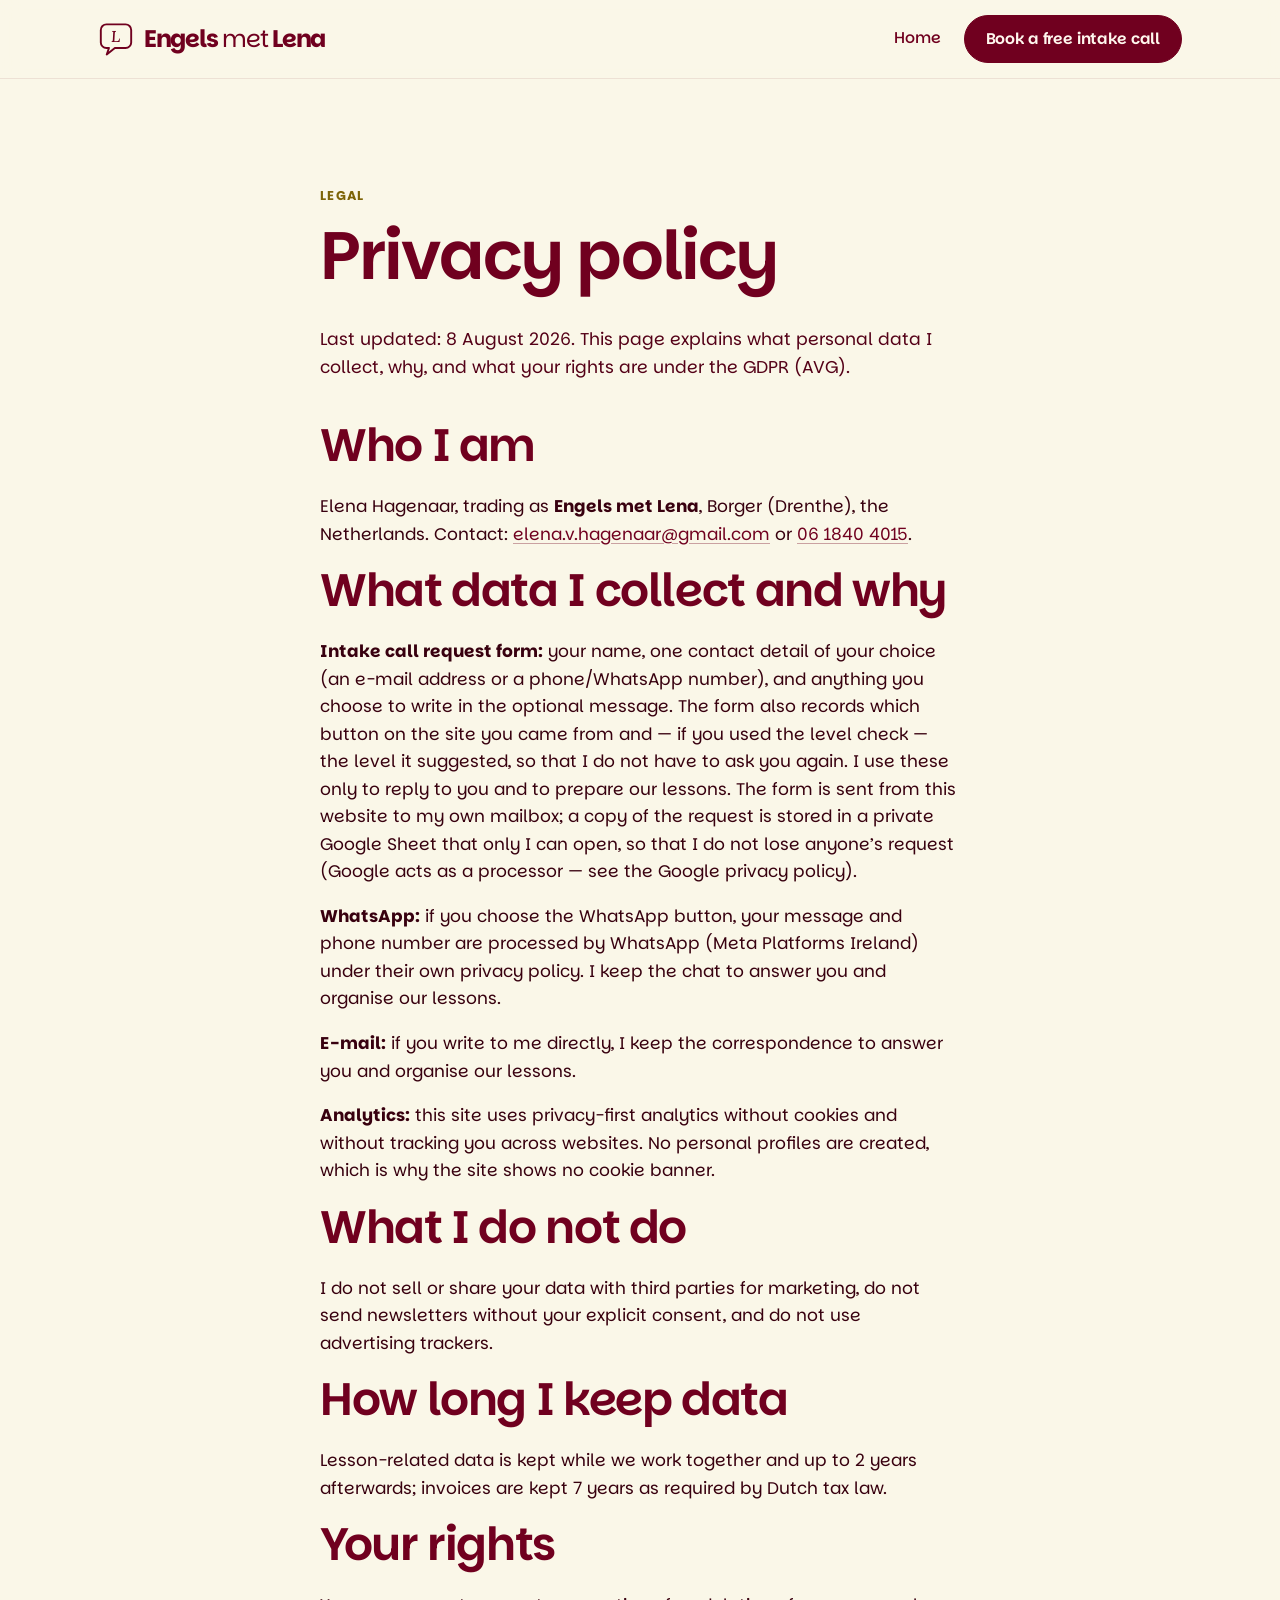
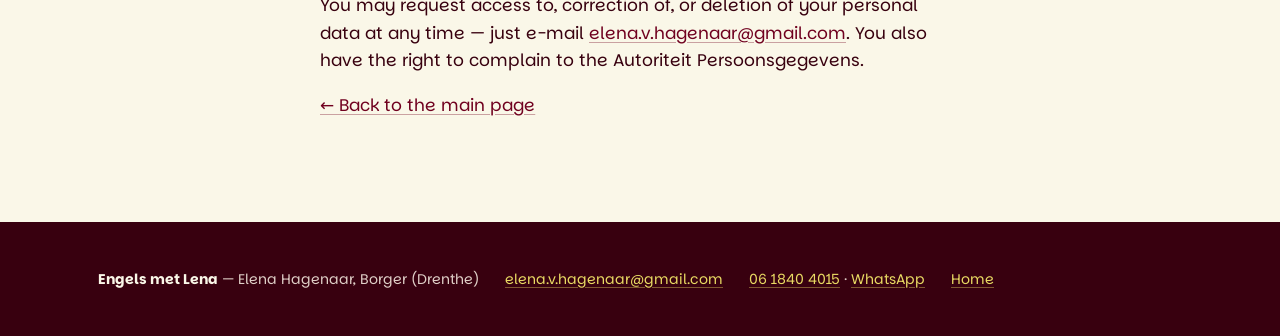
<file: privacy.html>
<!DOCTYPE html>
<html lang="en" class="site">
<head>
  <meta charset="utf-8">
  <meta name="viewport" content="width=device-width, initial-scale=1">
  <title>Privacy Policy | Engels met Lena</title>
  <meta name="description" content="Privacy policy of Engels met Lena — what personal data is collected, why, and your rights under the GDPR (AVG).">
  <meta name="robots" content="noindex, follow">
  <link rel="canonical" href="https://engelsmetlena.nl/privacy.html">
  <link rel="icon" href="assets/img/favicon.svg" type="image/svg+xml">
  <link rel="preload" href="assets/fonts/parkinsans-latin.woff2" as="font" type="font/woff2" crossorigin>
  <link rel="stylesheet" href="assets/css/site.css">
</head>
<body>
  <header class="site-header">
    <div class="container site-header__inner">
      <a class="logo" href="./"><svg class="logo__mark" viewBox="0 0 64 64" fill="none" aria-hidden="true"><path d="M15 6 H49 A10 10 0 0 1 59 16 V38 A10 10 0 0 1 49 48 H30 L15.5 59.5 19.5 48 H15 A10 10 0 0 1 5 38 V16 A10 10 0 0 1 15 6 Z" stroke="currentColor" stroke-width="3.4" stroke-linejoin="round" pathLength="100"/><text x="31" y="37" text-anchor="middle" font-size="28" fill="currentColor">L</text></svg><span>Engels <em>met</em> Lena</span></a>
      <nav class="site-nav" aria-label="Main">
        <a href="./">Home</a>
        <a class="btn btn--primary" href="./#book">Book a free intake call</a>
      </nav>
    </div>
  </header>

  <main class="section">
    <div class="container" style="max-width: 46rem;">
      <span class="section-kicker">Legal</span>
      <h1>Privacy policy</h1>
      <p class="section-lead">Last updated: 8 August 2026. This page explains what personal data I collect, why, and what your rights are under the GDPR (AVG).</p>

      <h2>Who I am</h2>
      <p>Elena Hagenaar, trading as <strong>Engels met Lena</strong>, Borger (Drenthe), the Netherlands. Contact: <a href="mailto:elena.v.hagenaar@gmail.com">elena.v.hagenaar@gmail.com</a> or <a href="tel:+31618404015">06 1840 4015</a>.</p>

      <h2>What data I collect and why</h2>
      <p><strong>Intake call request form:</strong> your name, one contact detail of your choice (an e-mail address or a phone/WhatsApp number), and anything you choose to write in the optional message. The form also records which button on the site you came from and &mdash; if you used the level check &mdash; the level it suggested, so that I do not have to ask you again. I use these only to reply to you and to prepare our lessons. The form is sent from this website to my own mailbox; a copy of the request is stored in a private Google Sheet that only I can open, so that I do not lose anyone&rsquo;s request (Google acts as a processor &mdash; see the Google privacy policy).</p>
      <p><strong>WhatsApp:</strong> if you choose the WhatsApp button, your message and phone number are processed by WhatsApp (Meta Platforms Ireland) under their own privacy policy. I keep the chat to answer you and organise our lessons.</p>
      <p><strong>E-mail:</strong> if you write to me directly, I keep the correspondence to answer you and organise our lessons.</p>
      <p><strong>Analytics:</strong> this site uses privacy-first analytics without cookies and without tracking you across websites. No personal profiles are created, which is why the site shows no cookie banner.</p>

      <h2>What I do not do</h2>
      <p>I do not sell or share your data with third parties for marketing, do not send newsletters without your explicit consent, and do not use advertising trackers.</p>

      <h2>How long I keep data</h2>
      <p>Lesson-related data is kept while we work together and up to <span data-synthetic="retention">2 years</span> afterwards; invoices are kept 7 years as required by Dutch tax law.</p>

      <h2>Your rights</h2>
      <p>You may request access to, correction of, or deletion of your personal data at any time &mdash; just e-mail <a href="mailto:elena.v.hagenaar@gmail.com">elena.v.hagenaar@gmail.com</a>. You also have the right to complain to the Autoriteit Persoonsgegevens.</p>

      <p><a href="./">&larr; Back to the main page</a></p>
    </div>
  </main>

  <footer class="site-footer">
    <div class="container site-footer__grid">
      <div class="site-footer__legal">
        <span><strong>Engels met Lena</strong> &mdash; Elena Hagenaar, Borger (Drenthe)</span>
        <span><a href="mailto:elena.v.hagenaar@gmail.com">elena.v.hagenaar@gmail.com</a></span>
        <span><a href="tel:+31618404015">06 1840 4015</a> &middot; <a href="https://wa.me/31618404015" rel="noopener">WhatsApp</a></span>
        <span><a href="./">Home</a></span>
      </div>
    </div>
  </footer>
</body>
</html>
</file>
<file: assets/css/site.css>
/* ==========================================================================
   site.css — основной стиль сайта (Каркас 1, 17 блоков).
   Референс: babel.nl (Babel Taalcursussen, Utrecht) — снят с живого сайта:
     фон-крем #FAF7E8, бордо #70001F/#38000F, горчичные и бордовые
     фулл-блид блоки, круглые пилюли-кнопки, крупные скруглённые карточки,
     шрифт Parkinsans, серифные цитаты, лайн-арт иллюстрации.
   Разметка не меняется — тот же HTML, что у proto-a/b/c.
   ========================================================================== */

/* ---------- Шрифты ---------- */
@font-face {
  font-family: 'Parkinsans';
  font-style: normal;
  font-weight: 300 800;
  font-display: swap;
  src: url('../fonts/parkinsans-latin.woff2') format('woff2');
  unicode-range: U+0000-00FF, U+0131, U+0152-0153, U+02BB-02BC, U+02C6, U+02DA, U+02DC, U+2000-206F, U+20AC, U+2122, U+2191, U+2193, U+2212, U+2215, U+FEFF, U+FFFD;
}
@font-face {
  font-family: 'Parkinsans';
  font-style: normal;
  font-weight: 300 800;
  font-display: swap;
  src: url('../fonts/parkinsans-latin-ext.woff2') format('woff2');
  unicode-range: U+0100-02BA, U+02BD-02C5, U+02C7-02CC, U+02CE-02D7, U+02DD-02FF, U+1E00-1E9F, U+1EF2-1EFF, U+2020, U+20A0-20AB, U+20AD-20C0, U+2113, U+2C60-2C7F, U+A720-A7FF;
}
@font-face {
  font-family: 'Lora';
  font-style: italic;
  font-weight: 400 600;
  font-display: swap;
  src: url('../fonts/lora-italic-latin.woff2') format('woff2');
}

/* ---------- Токены ---------- */
:root {
  --paper:      #faf7e8;   /* основной кремовый фон */
  --paper-2:    #fcfaf3;   /* светлее — чередование секций */
  --white:      #ffffff;
  --wine:       #70001f;   /* заголовки, primary */
  --wine-deep:  #38000f;   /* основной текст */
  --ink:        #540017;
  --gold:       #7d6407;   /* мелкие акценты текстом (AA на креме: 5.28) */
  --gold-lite:  #ac8d0a;   /* только для иконок и декора, не для текста */
  --sun:        #e9da63;   /* горчичный фулл-блид блок */
  --sun-btn:    #efe673;   /* горчичная кнопка */
  --sun-soft:   #f5efc4;
  --lilac:      #c79be2;
  --lilac-soft: #ecd9f6;
  --line:       rgba(112, 0, 31, .16);
  --line-soft:  rgba(112, 0, 31, .09);

  --r-pill: 999px;
  --r-lg:   32px;
  --r-md:   24px;
  --r-sm:   16px;

  --shadow: 0 18px 40px -28px rgba(56, 0, 15, .45);

  --pad-x: clamp(20px, 5vw, 48px);
  --sec-y: clamp(56px, 8vw, 104px);

  --sans: 'Parkinsans', 'Segoe UI', system-ui, -apple-system, Arial, sans-serif;
  --serif: 'Lora', Georgia, 'Times New Roman', serif;
}

/* ---------- База ---------- */
*, *::before, *::after { box-sizing: border-box; }

html { scroll-behavior: smooth; -webkit-text-size-adjust: 100%; }
@media (prefers-reduced-motion: reduce) { html { scroll-behavior: auto; } }

body {
  margin: 0;
  background: var(--paper);
  color: var(--wine-deep);
  font-family: var(--sans);
  font-size: 17px;
  line-height: 1.62;
  font-weight: 400;
  -webkit-font-smoothing: antialiased;
  overflow-x: hidden;
}

img, svg { max-width: 100%; }
img { height: auto; display: block; }

h1, h2, h3 {
  font-family: var(--sans);
  color: var(--wine);
  font-weight: 600;
  letter-spacing: -.03em;
  line-height: 1.1;
  margin: 0 0 .5em;
  text-wrap: balance;
}
h1 { font-size: clamp(2.4rem, 6.2vw, 4.2rem); }
h2 { font-size: clamp(1.8rem, 3.6vw, 2.85rem); }
h3 { font-size: clamp(1.12rem, 1.7vw, 1.35rem); letter-spacing: -.02em; }
p  { margin: 0 0 1em; }
p:last-child { margin-bottom: 0; }
strong { font-weight: 700; }

a { color: var(--wine); text-decoration-color: rgba(112, 0, 31, .35); text-underline-offset: 3px; }
a:hover { text-decoration-color: currentColor; }

:focus-visible {
  outline: 3px solid var(--wine);
  outline-offset: 3px;
  border-radius: 6px;
}

.container {
  width: min(1180px, 100%);
  margin-inline: auto;
  padding-inline: var(--pad-x);
}

/* ---------- Кнопки ---------- */
.btn {
  display: inline-flex;
  align-items: center;
  gap: .6em;
  padding: .92em 1.7em;
  border: 1.5px solid transparent;
  border-radius: var(--r-pill);
  font: inherit;
  font-size: .97rem;
  font-weight: 600;
  letter-spacing: -.01em;
  text-decoration: none;
  cursor: pointer;
  transition: transform .18s ease, background-color .18s ease, color .18s ease, border-color .18s ease;
}
.btn svg { width: 1.15em; height: 1.15em; flex: none; }
.btn:hover { transform: translateY(-2px); }

.btn--primary { background: var(--wine); color: #fff7ee; border-color: var(--wine); }
.btn--primary:hover { background: var(--ink); color: #fff; }

.btn--ghost { background: transparent; color: var(--wine); border-color: var(--line); }
.btn--ghost:hover { background: rgba(112, 0, 31, .06); border-color: var(--wine); }

.btn--light { background: var(--sun-btn); color: var(--wine); border-color: var(--sun-btn); }
.btn--light:hover { background: #fff; border-color: #fff; }

/* ---------- Шапка ---------- */
.site-header {
  position: sticky;
  top: 0;
  z-index: 50;
  background: rgba(250, 247, 232, .92);
  backdrop-filter: blur(10px);
  border-bottom: 1px solid var(--line-soft);
}
.site-header__inner {
  display: flex;
  align-items: center;
  gap: clamp(12px, 2vw, 28px);
  min-height: 78px;
}
.logo {
  font-size: 1.5rem;
  font-weight: 700;
  letter-spacing: -.045em;
  color: var(--wine);
  text-decoration: none;
  margin-right: auto;
  white-space: nowrap;
}
.logo em { font-style: normal; font-weight: 400; }

.site-nav { display: none; align-items: center; gap: clamp(14px, 1.8vw, 26px); }
.site-nav a:not(.btn) {
  color: var(--wine);
  text-decoration: none;
  font-weight: 500;
  font-size: .98rem;
  padding: .3em 0;
  border-bottom: 2px solid transparent;
}
.site-nav a:not(.btn):hover { border-bottom-color: var(--wine); }
.site-nav .btn { padding: .68em 1.35em; }

.nav-toggle {
  display: inline-flex;
  align-items: center;
  justify-content: center;
  width: 46px; height: 46px;
  border: 1.5px solid var(--line);
  border-radius: var(--r-pill);
  background: transparent;
  color: var(--wine);
  cursor: pointer;
}
.nav-toggle svg { width: 24px; height: 24px; }

.mobile-menu { display: none; padding-bottom: 22px; }
.mobile-menu.is-open { display: flex; flex-direction: column; gap: 4px; }
.mobile-menu a:not(.btn) {
  padding: .75em 0;
  color: var(--wine);
  text-decoration: none;
  font-weight: 500;
  border-bottom: 1px solid var(--line-soft);
}
.mobile-menu .btn { margin-top: 14px; justify-content: center; }

@media (min-width: 1000px) {
  .site-nav { display: flex; }
  .nav-toggle, .mobile-menu { display: none !important; }
}

/* ---------- Hero ---------- */
.hero { padding: clamp(38px, 6vw, 78px) 0 clamp(30px, 5vw, 60px); }
.hero__grid { display: grid; gap: clamp(28px, 5vw, 56px); align-items: center; }
@media (min-width: 900px) { .hero__grid { grid-template-columns: 1.05fr .95fr; } }

.hero__eyebrow {
  display: inline-flex;
  align-items: center;
  gap: .55em;
  background: var(--lilac-soft);
  color: var(--wine);
  border-radius: var(--r-pill);
  padding: .55em 1.1em;
  font-size: .84rem;
  font-weight: 600;
  margin-bottom: 1.2em;
}
.hero__eyebrow svg { width: 1.05em; height: 1.05em; }

.hero h1 { margin-bottom: .35em; }
.hero h1 em { font-style: normal; color: var(--gold); }

.hero__sub { font-size: clamp(1.02rem, 1.5vw, 1.18rem); max-width: 34em; color: var(--ink); }
.hero__cta { display: flex; flex-wrap: wrap; gap: 12px; margin: 1.7em 0 1.1em; }
.hero__note { font-size: .9rem; color: rgba(56, 0, 15, .72); }

.hero__media { position: relative; }
.hero__photo {
  width: 100%;
  height: auto;
  aspect-ratio: auto;
  background: transparent;
  object-fit: contain;
}
.hero__badge {
  position: static;
  margin: 6px 0 0;
  display: inline-flex;
  align-items: center;
  gap: .55em;
  margin: 0;
  background: var(--white);
  color: var(--wine);
  border-radius: var(--r-pill);
  padding: .7em 1.15em;
  font-size: .88rem;
  font-weight: 600;
  box-shadow: var(--shadow);
}
.hero__badge svg { width: 1.15em; height: 1.15em; color: var(--gold); }

/* ---------- Полоски фактов и регалий ---------- */
.facts { padding-bottom: clamp(18px, 3vw, 32px); }
.facts__list {
  list-style: none;
  display: flex;
  flex-wrap: wrap;
  gap: 10px;
  margin: 0; padding: 0;
}
.facts__list li {
  display: inline-flex;
  align-items: center;
  gap: .55em;
  background: var(--white);
  border: 1px solid var(--line-soft);
  border-radius: var(--r-pill);
  padding: .6em 1.15em;
  font-size: .92rem;
  font-weight: 500;
  color: var(--wine);
}
.facts__list svg { width: 1.1em; height: 1.1em; color: var(--gold); }

/* ---------- Секции ---------- */
.section { padding: var(--sec-y) 0; }
.section--beige { background: var(--white); }

.section-kicker {
  display: inline-block;
  font-size: .8rem;
  font-weight: 700;
  letter-spacing: .1em;
  text-transform: uppercase;
  color: var(--gold);
  margin-bottom: .9em;
}
.section-lead {
  font-size: clamp(1rem, 1.35vw, 1.12rem);
  max-width: 46em;
  color: var(--ink);
  margin-bottom: 2.2em;
}
.section-head { display: grid; gap: 10px; margin-bottom: 2.4em; }
@media (min-width: 900px) {
  .section-head { grid-template-columns: 1.15fr .85fr; align-items: end; gap: clamp(24px, 4vw, 56px); }
  .section-head .section-lead { margin-bottom: 0; }
}

/* Горчичный фулл-блид блок */
#lessons { background: var(--sun); }
#lessons .section-kicker { color: var(--wine); }
#lessons .card { border-color: rgba(112, 0, 31, .18); }

/* Бордовый фулл-блид блок — отзывы */
#reviews { background: var(--wine); color: #f6ece2; }
#reviews h2, #reviews h3 { color: var(--paper); }
#reviews .section-kicker { color: var(--sun); }
#reviews .section-lead { color: rgba(246, 236, 226, .85); }
#reviews .quote { background: var(--paper); border-color: transparent; }

/* ---------- О преподавателе ---------- */
.about__grid { display: grid; gap: clamp(24px, 4vw, 52px); align-items: center; }
@media (min-width: 900px) { .about__grid { grid-template-columns: .85fr 1.15fr; } }
.about__photo {
  width: 100%;
  border-radius: var(--r-lg);
  background: var(--lilac-soft);
  aspect-ratio: 1 / 1;
  object-fit: cover;
}
.about__stats {
  display: flex;
  flex-wrap: wrap;
  gap: clamp(16px, 3vw, 36px);
  margin-top: 1.8em;
  padding-top: 1.5em;
  border-top: 1px solid var(--line-soft);
}
.stat { display: flex; flex-direction: column; }
.stat strong {
  font-size: clamp(1.5rem, 2.6vw, 2rem);
  font-weight: 700;
  letter-spacing: -.03em;
  color: var(--wine);
  line-height: 1.1;
}
.stat span { font-size: .87rem; color: rgba(56, 0, 15, .72); }

/* ---------- УТП-грид ---------- */
.usp-grid { display: grid; gap: clamp(14px, 2vw, 22px); }
@media (min-width: 760px) { .usp-grid { grid-template-columns: repeat(2, 1fr); } }
.usp {
  background: var(--paper-2);
  border: 1px solid var(--line-soft);
  border-radius: var(--r-md);
  padding: clamp(22px, 3vw, 34px);
}
.section--beige .usp { background: var(--paper); }
.usp__num {
  display: inline-flex;
  align-items: center;
  justify-content: center;
  width: 42px; height: 42px;
  border-radius: var(--r-pill);
  background: var(--sun);
  color: var(--wine);
  font-size: .9rem;
  font-weight: 700;
  margin-bottom: 1em;
}
.usp:nth-child(2) .usp__num { background: var(--lilac-soft); }
.usp:nth-child(3) .usp__num { background: var(--sun-soft); }
.usp:nth-child(4) .usp__num { background: var(--lilac); }
.usp p { color: var(--ink); margin: 0; }

/* ---------- Карточки ---------- */
.cards { display: grid; gap: clamp(14px, 2vw, 22px); }
@media (min-width: 860px) { .cards { grid-template-columns: repeat(3, 1fr); } }
.card {
  background: var(--white);
  border: 1px solid var(--line-soft);
  border-radius: var(--r-md);
  padding: clamp(22px, 3vw, 32px);
  transition: transform .2s ease, box-shadow .2s ease;
}
.card:hover { transform: translateY(-3px); box-shadow: var(--shadow); }
.card--feature { background: var(--paper-2); border-color: var(--line); }
#lessons .card--feature { background: var(--white); }
.card__icon {
  display: inline-flex;
  align-items: center;
  justify-content: center;
  width: 58px; height: 58px;
  border-radius: var(--r-pill);
  background: var(--lilac-soft);
  color: var(--wine);
  margin-bottom: 1.1em;
}
.card:nth-child(2) .card__icon { background: var(--sun-soft); }
.card:nth-child(3) .card__icon { background: var(--wine); color: var(--sun); }
.card__icon svg { width: 26px; height: 26px; }
.card p { color: var(--ink); margin: 0; }

/* ---------- Шаги метода ---------- */
.steps { display: grid; gap: clamp(14px, 2vw, 22px); }
@media (min-width: 860px) { .steps { grid-template-columns: repeat(3, 1fr); } }
.step {
  position: relative;
  background: var(--white);
  border: 1px solid var(--line-soft);
  border-radius: var(--r-md);
  padding: clamp(24px, 3vw, 34px);
}
.section--beige .step { background: var(--paper); }
.step p { color: var(--ink); margin: 0; }

.method-note {
  display: flex;
  gap: .9em;
  align-items: flex-start;
  margin-top: clamp(20px, 3vw, 30px);
  background: var(--sun-soft);
  border-radius: var(--r-md);
  padding: clamp(18px, 2.5vw, 26px);
  font-size: .95rem;
  color: var(--ink);
}
.method-note svg { width: 1.4em; height: 1.4em; flex: none; color: var(--wine); margin-top: .15em; }

/* ---------- Таблица сравнения ---------- */
.compare {
  overflow-x: auto;
  border: 1px solid var(--line-soft);
  border-radius: var(--r-md);
  background: var(--white);
  -webkit-overflow-scrolling: touch;
}
/* На белой секции таблица берёт кремовую заливку, а шапка — белую,
   чтобы двухцветность строки заголовков не схлопнулась.
   Ниже 700px таблица превращается в карточки — там своё правило. */
@media (min-width: 701px) {
  .section--beige .compare { background: var(--paper); }
  .section--beige .compare thead th:not(.col-lena) { background: var(--white); }
}
.compare table { width: 100%; min-width: 720px; border-collapse: collapse; font-size: .94rem; }
.compare caption {
  caption-side: bottom;
  padding: 14px 18px;
  font-size: .82rem;
  color: rgba(56, 0, 15, .6);
  text-align: left;
}
.compare th, .compare td { padding: 14px 18px; text-align: left; border-bottom: 1px solid var(--line-soft); }
.compare thead th {
  font-size: .9rem;
  font-weight: 700;
  color: var(--wine);
  vertical-align: bottom;
  background: var(--paper);
}
.compare thead th small { display: block; font-size: .76rem; font-weight: 500; opacity: .7; }
.compare tbody th { font-weight: 600; color: var(--wine); width: 26%; }
.compare .col-lena { background: rgba(233, 218, 99, .22); }
.compare thead .col-lena { background: var(--wine); color: var(--sun); border-radius: 0; }
.compare thead .col-lena small { color: var(--sun); opacity: .9; }
.compare tbody tr:last-child td, .compare tbody tr:last-child th { border-bottom: 0; }
.yes { display: inline-flex; align-items: center; gap: .4em; font-weight: 600; color: var(--wine); }
.yes svg { width: 1.05em; height: 1.05em; }
.compare .no { color: rgba(56, 0, 15, .6); }

/* ---------- Тарифы ---------- */
.pricing { display: grid; gap: clamp(14px, 2vw, 22px); }
@media (min-width: 860px) { .pricing { grid-template-columns: repeat(3, 1fr); } }
.price-card {
  position: relative;
  display: flex;
  flex-direction: column;
  background: var(--white);
  border: 1px solid var(--line-soft);
  border-radius: var(--r-md);
  padding: clamp(24px, 3vw, 34px);
}
.price-card h3 { margin-bottom: .35em; }
.price-card__amount {
  font-size: clamp(2.2rem, 4vw, 2.9rem);
  font-weight: 700;
  letter-spacing: -.04em;
  color: var(--wine);
  line-height: 1;
  margin: 0 0 .2em;
}
.price-card__rate { font-size: .9rem; color: rgba(56, 0, 15, .7); margin-bottom: 1.3em; }
.price-card ul { list-style: none; margin: 0 0 1.7em; padding: 0; display: grid; gap: .65em; font-size: .95rem; }
.price-card li { display: flex; gap: .6em; align-items: flex-start; color: var(--ink); }
.price-card li svg { width: 1.1em; height: 1.1em; flex: none; color: var(--gold); margin-top: .25em; }
.price-card .btn { margin-top: auto; justify-content: center; }

.pricing-note { margin-top: 1.2em; font-size: .9rem; color: rgba(56, 0, 15, .68); }

/* Сноска под результатом теста уровня (от снятого калькулятора) */
.calc__disclaimer { margin-top: 1.2em; font-size: .82rem; opacity: .75; }

/* ---------- Тест уровня ---------- */
.quiz {
  background: var(--white);
  border: 1px solid var(--line-soft);
  border-radius: var(--r-lg);
  padding: clamp(24px, 4vw, 44px);
  max-width: 780px;
}
.section--beige .quiz { background: var(--paper); }
.quiz__progress {
  font-size: .82rem;
  font-weight: 700;
  letter-spacing: .12em;
  color: var(--gold);
  margin-bottom: 1.1em;
}
.quiz-q__title { margin-bottom: 1.1em; }
.quiz-q__options { display: grid; gap: 10px; }
@media (min-width: 700px) { .quiz-q__options { grid-template-columns: repeat(2, 1fr); } }
.quiz-opt {
  text-align: left;
  border: 1.5px solid var(--line-soft);
  background: var(--paper);
  border-radius: var(--r-pill);
  padding: .85em 1.3em;
  font: inherit;
  font-size: .95rem;
  font-weight: 500;
  color: var(--wine);
  cursor: pointer;
  transition: border-color .18s ease, background-color .18s ease, transform .18s ease;
}
.section--beige .quiz-opt { background: var(--white); }
.quiz-opt:hover { border-color: var(--wine); transform: translateX(3px); }
.quiz-opt.is-picked { background: var(--wine); border-color: var(--wine); color: var(--sun); }

.quiz__result-kicker {
  font-size: .8rem;
  font-weight: 700;
  letter-spacing: .1em;
  text-transform: uppercase;
  color: var(--gold);
  margin-bottom: .6em;
}
.quiz__band {
  font-size: clamp(1.7rem, 3.4vw, 2.4rem);
  font-weight: 700;
  letter-spacing: -.03em;
  color: var(--wine);
  line-height: 1.1;
  margin-bottom: .3em;
}
.quiz__desc { color: var(--ink); }
.quiz__result .calc__disclaimer { color: rgba(56, 0, 15, .6); opacity: 1; }
.quiz__result-actions { display: flex; flex-wrap: wrap; gap: 12px; align-items: center; margin-top: 1.4em; }
.quiz__restart {
  border: 1.5px solid var(--line);
  background: transparent;
  border-radius: var(--r-pill);
  padding: .82em 1.5em;
  font: inherit;
  font-size: .95rem;
  font-weight: 600;
  color: var(--wine);
  cursor: pointer;
}
.quiz__restart:hover { background: rgba(112, 0, 31, .06); }

/* ---------- Отзывы (реальные, 2026-08-08) ---------- */
.quotes { display: grid; gap: clamp(14px, 2vw, 22px); }
@media (min-width: 860px) { .quotes { grid-template-columns: repeat(3, 1fr); } }
.quote {
  display: flex;
  flex-direction: column;
  margin: 0;
  background: var(--white);
  border: 1px solid var(--line-soft);
  border-radius: var(--r-md);
  padding: clamp(22px, 3vw, 32px);
}
.section--beige .quote { background: var(--paper); }
@media (min-width: 860px) { .quote--wide { grid-column: 1 / -1; } }
.quote blockquote {
  margin: 0 0 1.2em;
  font-family: var(--serif);
  font-style: italic;
  font-size: clamp(1rem, 1.4vw, 1.1rem);
  line-height: 1.6;
  color: var(--ink);
}
.quote--wide blockquote p { margin: 0 0 .7em; }
.quote--wide blockquote p:last-child { margin-bottom: 0; }
.quote figcaption { display: flex; align-items: center; gap: .8em; margin-top: auto; }
.quote__avatar {
  flex: none;
  display: grid;
  place-items: center;
  width: 42px;
  height: 42px;
  border-radius: var(--r-pill);
  background: var(--lilac-soft);
  color: var(--wine);
  font-weight: 700;
}
.quote__avatar--sun { background: var(--sun-soft); }
.quote__avatar--wine { background: var(--wine); color: var(--sun); }
.quote figcaption strong { display: block; color: var(--wine-deep); font-weight: 600; }
/* только подпись, не буква в кружке — иначе перебивает цвет .quote__avatar */
.quote figcaption div span { font-size: .85rem; color: #6a4a4f; }

/* ---------- Гарантия ---------- */
.guarantee {
  display: grid;
  gap: clamp(16px, 3vw, 28px);
  align-items: center;
  background: var(--sun);
  border-radius: var(--r-lg);
  padding: clamp(26px, 4vw, 46px);
}
@media (min-width: 760px) { .guarantee { grid-template-columns: auto 1fr; } }
.guarantee__icon {
  display: inline-flex;
  align-items: center;
  justify-content: center;
  width: 76px; height: 76px;
  border-radius: var(--r-pill);
  background: var(--wine);
  color: var(--sun);
}
.guarantee__icon svg { width: 36px; height: 36px; }
.guarantee h2 { margin-bottom: .35em; }
.guarantee p { color: var(--ink); margin: 0; }

/* ---------- FAQ ---------- */
.faq { display: grid; gap: 10px; max-width: 900px; }
.faq details {
  background: var(--paper);
  border: 1px solid var(--line-soft);
  border-radius: var(--r-md);
  padding: clamp(6px, 1vw, 10px) clamp(18px, 2.5vw, 28px);
}
.section--beige .faq details { background: var(--paper); }
.faq summary {
  display: flex;
  align-items: center;
  gap: 1em;
  justify-content: space-between;
  list-style: none;
  cursor: pointer;
  padding: 1.05em 0;
}
.faq summary::-webkit-details-marker { display: none; }
.faq summary h3 { margin: 0; font-size: clamp(1.02rem, 1.5vw, 1.18rem); }
.faq summary svg {
  width: 26px; height: 26px;
  flex: none;
  color: var(--wine);
  transition: transform .22s ease;
}
.faq details[open] summary svg { transform: rotate(45deg); }
.faq details > div { padding: 0 0 1.3em; color: var(--ink); max-width: 62ch; }

/* ---------- Финальный CTA ---------- */
.section--green, .cta-final {
  background: var(--wine);
  color: #f7ece1;
  text-align: center;
}
.cta-final h2 { color: var(--paper); }
.cta-final .section-lead { margin-inline: auto; color: rgba(247, 236, 225, .85); }
.cta-final__reply {
  display: flex;
  justify-content: center;
  align-items: center;
  gap: .55em;
  margin-top: 1.5em;
  font-size: .9rem;
  color: rgba(247, 236, 225, .8);
}
.cta-final__reply svg { width: 1.1em; height: 1.1em; color: var(--sun); }

/* ---------- Футер ---------- */
.site-footer {
  background: var(--wine-deep);
  color: rgba(247, 236, 225, .8);
  padding: clamp(30px, 4vw, 46px) 0;
  font-size: .88rem;
}
.site-footer__grid {
  display: flex;
  flex-wrap: wrap;
  gap: 16px clamp(18px, 3vw, 32px);
  align-items: center;
  justify-content: space-between;
}
.site-footer__legal { display: flex; flex-wrap: wrap; gap: 8px clamp(14px, 2.5vw, 26px); align-items: center; }
.site-footer__legal strong { color: var(--paper); }
.site-footer a { color: var(--sun); text-decoration-color: rgba(233, 218, 99, .4); }

/* ---------- Sticky CTA (мобайл) ---------- */
.sticky-cta {
  position: fixed;
  left: 12px; right: 12px; bottom: 12px;
  z-index: 60;
  display: flex;
  align-items: center;
  gap: 14px;
  justify-content: space-between;
  background: var(--white);
  border: 1px solid var(--line);
  border-radius: var(--r-pill);
  padding: 10px 10px 10px 20px;
  box-shadow: 0 20px 44px -22px rgba(56, 0, 15, .6);
  transform: translateY(140%);
  transition: transform .28s ease;
}
.sticky-cta.is-shown { transform: translateY(0); }
.sticky-cta__text { display: flex; flex-direction: column; line-height: 1.25; }
.sticky-cta__text strong { color: var(--wine); font-size: .95rem; }
.sticky-cta__text span { font-size: .78rem; color: rgba(56, 0, 15, .68); }
.sticky-cta .btn { padding: .72em 1.3em; white-space: nowrap; }
@media (min-width: 860px) { .sticky-cta { display: none; } }

/* ---------- Reveal ---------- */
.js .reveal { opacity: 0; transform: translateY(18px); transition: opacity .6s ease, transform .6s ease; }
.js .reveal.is-visible { opacity: 1; transform: none; }
@media (prefers-reduced-motion: reduce) {
  .js .reveal { opacity: 1; transform: none; transition: none; }
  .btn:hover, .card:hover, .quiz-opt:hover { transform: none; }
}

/* ---- Logo mark (concept "Replika": speech bubble + italic L) ---- */
.logo { display: inline-flex; align-items: center; gap: 0.4em; }
.logo .logo__mark { width: 1.5em; height: 1.5em; flex: none; }
.logo__mark text { font-family: var(--font-display, var(--serif, Georgia, serif)); font-style: italic; }
@media (prefers-reduced-motion: no-preference) {
  .logo__mark path { stroke-dasharray: 100; animation: logo-draw 0.9s cubic-bezier(0.22, 1, 0.36, 1) 0.15s backwards; }
  .logo__mark text { animation: logo-fade 0.45s ease 0.6s backwards; }
}
@keyframes logo-draw { from { stroke-dashoffset: 100; } to { stroke-dashoffset: 0; } }
@keyframes logo-fade { from { opacity: 0; } to { opacity: 1; } }

/* ==========================================================================
   КОНВЕРСИЯ БЕЗ CALENDLY: WhatsApp-кнопки + модалка с формой заявки
   ========================================================================== */

/* ---------- WhatsApp ----------
   Зелёный взят тёмный (#0a6b52), а не брендовый #25D366: на креме
   светлый зелёный не даёт AA. Белый на #0a6b52 — 5.6:1. */
.i-wa { width: 1.15em; height: 1.15em; flex: none; }
.btn--wa {
  background: #0a6b52;
  color: #fff;
  border-color: #0a6b52;
}
.btn--wa:hover { background: #08553f; border-color: #08553f; color: #fff; }
.btn--sm { padding: .58em 1.1em; font-size: .82rem; }

/* Круглая кнопка-значок рядом с «Book a trial»: одна высота с текстовой
   кнопкой — паддинг добирает разницу между иконкой (1.35em) и строкой (1.62em). */
.btn--icon {
  padding: 1.055em;
  border-radius: 50%;
  flex: none;
  min-width: 48px;
  min-height: 48px;
  justify-content: center;
}
.btn--icon .i-wa { width: 1.35em; height: 1.35em; }
.site-nav .btn--icon { padding: .815em; }        /* к .site-nav .btn: .68em + .135em */
.sticky-cta .btn--icon { padding: .855em; }      /* к .sticky-cta .btn: .72em + .135em */
.btn--wa.btn--icon:focus-visible { outline-color: #0a6b52; }

/* Пара «главная кнопка + значок WhatsApp» */
.cta-pair { display: inline-flex; flex-wrap: wrap; gap: 10px; align-items: center; }

.method-note__actions { display: flex; flex-wrap: wrap; gap: 10px; margin-top: 12px; }
.cta-final__actions { display: flex; flex-wrap: wrap; gap: 12px; justify-content: center; margin-bottom: 18px; }
.cta-final__actions .btn--wa { background: #0c7a5e; border-color: #0c7a5e; }
.cta-final__actions .btn--wa:hover { background: #fff; border-color: #fff; color: #0a5c46; }

/* Кнопки в шапке/меню — это <button>, а не <a>: обнуляем браузерный вид */
.site-nav .btn, .mobile-menu .btn, .sticky-cta .btn { font-family: inherit; cursor: pointer; }
.mobile-menu .btn { justify-content: center; }
.sticky-cta { gap: 10px; }

/* ---------- Модалка заявки ---------- */
.has-modal { overflow: hidden; }

.book {
  border: 0;
  padding: 0;
  background: transparent;
  max-width: min(680px, calc(100vw - 24px));
  width: 100%;
  max-height: calc(100dvh - 32px);
  overflow: visible;
  color: var(--wine-deep);
}
.book::backdrop { background: rgba(56, 0, 15, .55); backdrop-filter: blur(2px); }
/* Фолбэк для браузеров без showModal() */
.book[open]:not(:modal) {
  position: fixed;
  inset: 16px auto auto 50%;
  transform: translateX(-50%);
  z-index: 200;
  box-shadow: 0 40px 90px -30px rgba(56, 0, 15, .7);
}

.book__panel {
  position: relative;
  background: var(--paper-2);
  border: 1px solid var(--line);
  border-radius: var(--r-lg);
  padding: clamp(22px, 4vw, 38px);
  max-height: calc(100dvh - 32px);
  overflow-y: auto;
  overscroll-behavior: contain;
}
.book__close {
  position: absolute;
  top: 12px; right: 12px;
  width: 40px; height: 40px;
  display: grid; place-items: center;
  border: 1px solid var(--line);
  border-radius: 50%;
  background: var(--white);
  color: var(--wine);
  cursor: pointer;
}
.book__close svg { width: 18px; height: 18px; }
.book__close:hover { background: var(--wine); color: var(--paper); border-color: var(--wine); }

.book__kicker {
  font-size: .74rem;
  letter-spacing: .12em;
  text-transform: uppercase;
  color: var(--gold);
  font-weight: 700;
  margin: 0 0 6px;
}
.book__title { font-size: clamp(1.45rem, 3.4vw, 2rem); line-height: 1.15; margin: 0 0 8px; color: var(--wine); }
.book__lead { margin: 0 0 18px; font-size: .95rem; color: rgba(56, 0, 15, .82); max-width: 52ch; }
/* подпись «About: …» подтягивается к лиду; пустая — не занимает места */
.book__source { margin: -12px 0 18px; font-size: .84rem; font-weight: 600; color: var(--gold); }
.book__source:empty { display: none; }

.book__error {
  margin: 0 0 18px;
  padding: 12px 14px;
  border-radius: var(--r-sm);
  border: 1px solid rgba(112, 0, 31, .35);
  background: rgba(112, 0, 31, .07);
  font-size: .9rem;
}

.book__grid { display: grid; gap: 14px; margin: 0 0 14px; }
@media (min-width: 620px) { .book__grid { grid-template-columns: 1fr 1fr; } }

.field { display: flex; flex-direction: column; gap: 6px; margin: 0 0 14px; }
.book__grid .field { margin: 0; }
.field label, .field legend { font-size: .84rem; font-weight: 700; color: var(--wine); }
.field__opt { font-weight: 400; color: #6a4a4f; }   /* 6.4:1 на креме — AA для мелкого текста */
.field abbr { text-decoration: none; color: var(--wine); }
.field input[type="text"], .field input[type="email"], .field input[type="tel"], .field select, .field textarea {
  font: inherit;
  font-size: 1rem;              /* 16px — иначе iOS зумит форму */
  color: var(--wine-deep);
  background: var(--white);
  border: 1px solid var(--line);
  border-radius: var(--r-sm);
  padding: 12px 14px;
  width: 100%;
  min-height: 48px;
}
.field textarea { min-height: 92px; resize: vertical; }
.field :focus-visible { outline: 3px solid var(--lilac); outline-offset: 1px; }
.field input:user-invalid, .field select:user-invalid { border-color: var(--wine); background: rgba(112, 0, 31, .04); }

.field--radio { border: 0; padding: 0; margin: 0 0 14px; }
.field--radio legend { margin-bottom: 8px; }
.radio, .check { display: inline-flex; align-items: flex-start; gap: 8px; font-weight: 400; font-size: .92rem; cursor: pointer; }
.radio { margin-right: 18px; }
.radio input, .check input { width: 20px; height: 20px; margin: 1px 0 0; accent-color: var(--wine); flex: none; }
.field--check { margin-bottom: 18px; }
.check span { font-size: .88rem; line-height: 1.45; color: rgba(56, 0, 15, .85); }
.check a { color: var(--wine); }

.hp { position: absolute; left: -9999px; width: 1px; height: 1px; overflow: hidden; }

.book__actions { display: flex; flex-wrap: wrap; gap: 12px; align-items: center; }
.book__actions .btn { cursor: pointer; font-family: inherit; }
.book__label-sending { display: none; }
[data-state="sending"] .book__label-idle { display: none; }
[data-state="sending"] .book__label-sending { display: inline; }

.book__success { text-align: center; padding: 8px 0 4px; }
.book__success:focus { outline: none; }
.book__success h2 { color: var(--wine); font-size: clamp(1.35rem, 3vw, 1.8rem); margin: 0 0 10px; }
.book__success p { margin: 0 auto 18px; max-width: 46ch; color: rgba(56, 0, 15, .82); }
.book__success .book__actions { justify-content: center; }
.book__tick {
  width: 62px; height: 62px;
  margin: 0 auto 16px;
  display: grid; place-items: center;
  border-radius: 50%;
  background: var(--sun-soft);
  color: #0a6b52;
}
.book__tick svg { width: 30px; height: 30px; }

/* ==========================================================================
   МОБИЛЬНЫЙ СЛОЙ — требования Google (mobile-friendly, CWV, WCAG AA)
   1. контраст AA для мелкого текста
   2. тач-цели ≥ 44×44 CSS-px
   3. безопасные зоны iPhone, липкий CTA не перекрывает контент
   4. якоря с учётом липкой шапки
   5. без hover-эффектов на тач-устройствах, аккуратные :active
   ========================================================================== */

/* --- 1. Контраст --- */
.site-footer { color: rgba(247, 236, 225, .88); }
.hero__note, .pricing-note, .price-card__rate,
.stat span { color: #6a4a4f; }                      /* 6.4 на креме */

/* --- 2. Тач-цели и отклик --- */
html { -webkit-tap-highlight-color: transparent; }
@media (pointer: coarse) {
  .site-nav a:not(.btn),
  .mobile-menu a:not(.btn) { min-height: 48px; display: flex; align-items: center; }
  .faq summary { min-height: 56px; }
  .quiz-opt { min-height: 48px; }
  .btn { min-height: 48px; }
}
.btn:active { transform: translateY(1px); }
.quiz-opt:active, .chip:active { transform: scale(.985); }

/* --- 3. Липкий CTA: безопасная зона + место под него --- */
.sticky-cta {
  bottom: calc(12px + env(safe-area-inset-bottom, 0px));
  padding-block: 10px;
}
@media (max-width: 859px) {
  body { padding-bottom: calc(84px + env(safe-area-inset-bottom, 0px)); }
  .site-footer { padding-bottom: clamp(30px, 4vw, 46px); }
}

/* --- 4. Якоря под липкой шапкой --- */
:root { --header-h: 68px; }
@media (min-width: 1000px) { :root { --header-h: 78px; } }
main [id], section[id] { scroll-margin-top: calc(var(--header-h) + 12px); }

/* --- 5. Мобильная типографика и ритм --- */
@media (max-width: 600px) {
  body { font-size: 16.5px; }
  h1 { font-size: clamp(2.05rem, 8.6vw, 2.7rem); line-height: 1.08; }
  h2 { font-size: clamp(1.55rem, 6.6vw, 2rem); }
  .hero { padding-top: 26px; }
  .hero__sub { font-size: 1.02rem; }
  .hero__cta { gap: 10px; }
  .hero__cta .btn { flex: 1 1 100%; justify-content: center; }
  /* значок WhatsApp делит строку с «How the trial works», а не занимает свою */
  .hero__cta .btn--ghost { flex: 1 1 auto; }
  .hero__cta .btn--icon { flex: 0 0 auto; }
  .section-lead { margin-bottom: 1.8em; }
  .about__stats, .teacher__stats { gap: 18px 26px; }
}

/* --- 6. Шапка и мобильное меню --- */
@media (max-width: 999px) {
  .site-header__inner { min-height: 64px; gap: 10px; }
  .logo { font-size: 1.22rem; }
  .mobile-menu {
    display: flex; flex-direction: column;
    overflow: hidden;
    max-height: 0;
    padding-bottom: 0;
    transition: max-height .32s cubic-bezier(.22, 1, .36, 1), padding-bottom .32s ease;
  }
  .mobile-menu.is-open { max-height: 70vh; padding-bottom: 20px; overflow-y: auto; overscroll-behavior: contain; }
}
@media (prefers-reduced-motion: reduce) { .mobile-menu { transition: none; } }

/* --- 7. Горизонтальные скроллеры: подсказка края + плавность --- */
.slider__track { scroll-padding-inline: var(--pad-x); overscroll-behavior-x: contain; }
@media (max-width: 700px) {
  .slide { flex-basis: 88%; }                      /* виден край следующей карточки */
  .slider__nav { gap: 10px; }
}
.compare {
  position: relative;
  overscroll-behavior-x: contain;
  -webkit-mask-image: linear-gradient(to right, #000 0, #000 calc(100% - 28px), transparent 100%);
          mask-image: linear-gradient(to right, #000 0, #000 calc(100% - 28px), transparent 100%);
}
@media (min-width: 1000px) { .compare { -webkit-mask-image: none; mask-image: none; } }
@media (max-width: 700px) {
  .compare table { min-width: 620px; font-size: .9rem; }
  .compare th, .compare td { padding: 12px 14px; }
  .compare caption { font-size: .78rem; }
}

/* --- 8. Ховеры только там, где есть курсор --- */
@media (hover: none) {
  .btn:hover, .card:hover, .quiz-opt:hover { transform: none; box-shadow: none; }
  .card:hover { box-shadow: none; }
}

/* --- 9. Точечные правки после аудита тач-целей --- */
.nav-toggle { flex: 0 0 auto; }
.logo { min-width: 0; }
@media (pointer: coarse) {
  .logo { min-height: 44px; }
  .slider__dots button { min-width: 24px; }
  .site-footer__legal a, .site-footer a { display: inline-flex; align-items: center; min-height: 40px; }
}
@media (pointer: coarse) { .slider__dots button { height: 28px; padding: 10px 0; } }

/* --- 10. Шапка на мобиле: логотип не режется --- */
@media (max-width: 999px) {
  .logo { font-size: 1.16rem; letter-spacing: -.04em; }
  .logo .logo__mark { width: 1.35em; height: 1.35em; }
}
@media (max-width: 600px) {
  .hero__eyebrow { font-size: .78rem; padding: .5em .95em; line-height: 1.35; margin-bottom: 1em; }
}

/* --- 11. Таблица сравнения на мобиле: карточки вместо горизонтального скролла --- */
@media (max-width: 700px) {
  .compare {
    overflow: visible;
    border: 0;
    background: transparent;
    -webkit-mask-image: none;
            mask-image: none;
  }
  /* flex-колонка вместо display:block — иначе caption схлопывается в узкий
     столбец и уезжает наверх (caption-side в блочной таблице не работает) */
  .compare table { min-width: 0; width: 100%; display: flex; flex-direction: column; }
  .compare thead { position: absolute; width: 1px; height: 1px; overflow: hidden; clip-path: inset(50%); }
  .compare tbody { display: grid; gap: 10px; }
  .compare tbody tr {
    display: block;
    background: var(--white);
    border: 1px solid var(--line-soft);
    border-radius: var(--r-md);
    padding: 14px 16px 6px;
  }
  .section--beige .compare tbody tr { background: var(--paper); }
  .compare tbody th[scope="row"] {
    display: block;
    width: auto;
    padding: 0 0 10px;
    border: 0;
    font-size: 1rem;
    font-weight: 700;
  }
  .compare tbody td {
    display: flex;
    align-items: baseline;
    justify-content: space-between;
    gap: 14px;
    padding: 9px 0;
    border-bottom: 1px solid var(--line-soft);
    background: transparent;
    text-align: right;
  }
  .compare tbody tr td:last-child { border-bottom: 0; }
  .compare tbody td::before {
    content: attr(data-col);
    flex: none;
    font-size: .82rem;
    font-weight: 600;
    color: #6a4a4f;
    text-align: left;
  }
  .compare tbody td:nth-of-type(1)::before { content: "With Lena"; color: var(--wine); }
  .compare tbody td:nth-of-type(2)::before { content: "Language school"; }
  .compare tbody td:nth-of-type(3)::before { content: "App"; }
  .compare tbody td.col-lena {
    background: rgba(233, 218, 99, .3);
    border-radius: 10px;
    padding-inline: 10px;
    margin-bottom: 4px;
    border-bottom: 0;
    font-weight: 600;
  }
  .compare .yes { justify-content: flex-end; }
  .compare caption { display: block; order: 2; padding: 12px 2px 0; }
}

/* --- 12. Мобильный слой для конверсии (модалка, WhatsApp, sticky из трёх частей) --- */
@media (max-width: 640px) {
  /* Модалка снизу как «шторка»: длинную форму удобнее скроллить от нижнего края */
  .book {
    max-width: 100%;
    width: 100%;
    max-height: 92dvh;
    margin: auto 0 0;                 /* прижата к низу экрана */
    padding: 0;
  }
  .book__panel {
    border-radius: var(--r-lg) var(--r-lg) 0 0;
    max-height: 92dvh;
    padding: 20px 16px calc(18px + env(safe-area-inset-bottom, 0px));
  }
  .book__actions .btn { flex: 1 1 100%; justify-content: center; }

  /* Форма должна помещаться в один экран (iPhone 13 и мельче) — без прокрутки.
     Размер шрифта в полях не трогаем: меньше 16px iOS зумит форму. */
  .book__kicker { font-size: .68rem; margin-bottom: 4px; padding-right: 46px; }
  .book__title { font-size: 1.3rem; margin-bottom: 6px; padding-right: 46px; }
  .book__lead { font-size: .9rem; margin-bottom: 14px; }
  .book__source { margin: -10px 0 14px; }
  .book__grid { gap: 10px; margin-bottom: 10px; }
  .field { gap: 4px; margin-bottom: 10px; }
  .field input[type="text"], .field input[type="email"], .field input[type="tel"],
  .field select, .field textarea { padding: 10px 12px; min-height: 46px; }
  .field textarea { min-height: 56px; }
  .field--check { margin-bottom: 14px; }
  .book__actions { gap: 8px; }
  .book__error { margin-bottom: 14px; padding: 10px 12px; font-size: .86rem; }

  /* Sticky-бар: текст + WhatsApp + основная кнопка должны влезть в 320px */
  .sticky-cta { gap: 8px; padding-left: 14px; }
  .sticky-cta__text strong { font-size: .88rem; }
  .sticky-cta__text span { font-size: .72rem; }
  .sticky-cta .btn { padding: .7em 1.05em; font-size: .82rem; }
  .sticky-cta .btn--icon { padding: .835em; }    /* .7em + .135em */

  .method-note__actions .btn { flex: 1 1 auto; justify-content: center; }
}
@media (pointer: coarse) {
  .book__close { width: 44px; height: 44px; }
  .radio, .check { min-height: 44px; align-items: center; }
  .field--radio .radio { padding-right: 4px; }
}
</file>
<file: assets/css/site-motion.css>
/* ============================================================
   Motion layer — TEST variant on top of site.css
   Education standard 2026: one signature moment (hero) +
   micro-feedback + quiet scroll reveals. transform/opacity only,
   everything gated behind prefers-reduced-motion.
   ============================================================ */

.site {
  --dur-fast: 150ms;
  --dur-base: 250ms;
  --dur-enter: 500ms;
  --ease-out: cubic-bezier(0.22, 1, 0.36, 1);
}

/* ---- Micro-feedback (safe outside the motion gate: tiny + functional) ---- */
.site .btn { transition: background-color var(--dur-base) ease, color var(--dur-base) ease, border-color var(--dur-base) ease, scale var(--dur-fast) ease; }
.site .btn:active { scale: 0.97; }
.site .quiz__opt:active { scale: 0.98; }

@media (prefers-reduced-motion: no-preference) {

  /* =========================================================
     1. HERO — the signature moment (load cascade, <= 700ms)
     ========================================================= */
  .site .hero__eyebrow,
  .site .hero h1,
  .site .hero__sub,
  .site .hero__cta,
  .site .hero__note {
    animation: m-rise var(--dur-enter) var(--ease-out) backwards;
  }
  .site .hero__eyebrow { animation-delay: 0ms; }
  .site .hero h1      { animation-delay: 70ms; }
  .site .hero__sub    { animation-delay: 140ms; }
  .site .hero__cta    { animation-delay: 210ms; }
  .site .hero__note   { animation-delay: 280ms; }
  .site .hero__badge  { animation: m-fade 0.5s ease 0.85s backwards; }

  /* Hero illustration: one calm pop-in after the copy has landed */
  .site .hero__photo { animation: m-pop 0.6s var(--ease-out) 0.2s backwards; }

  /* Facts bar joins right after the hero */
  .site .facts__list li { animation: m-rise 0.5s var(--ease-out) calc(500ms + var(--i, 0) * 70ms) backwards; }

  /* =========================================================
     2. SCROLL REVEALS — children stagger instead of one plate
     (base .reveal opacity/transform comes from site.css;
      we neutralise the container and animate its children)
     ========================================================= */
  .js .reveal { opacity: 1 !important; transform: none !important; }
  .js .reveal > * {
    opacity: 0;
    translate: 0 18px;
    transition: opacity 0.55s ease, translate 0.55s var(--ease-out);
    transition-delay: calc(min(var(--i, 0), 6) * 60ms);
  }
  .js .reveal.is-visible > * { opacity: 1; translate: 0 0; }

  /* =========================================================
     3. STATE TRANSITIONS (P1)
     ========================================================= */

  /* Pricing: "Most popular" flag pops in; owning card highlighted */
  .site .price-card { transition: border-color var(--dur-base) ease, box-shadow var(--dur-base) ease, translate var(--dur-base) var(--ease-out); }

  /* Quiz: direction-aware — a new step slides in from the right */
  .site .quiz-q:not([hidden]) { animation: m-step-in 0.35s var(--ease-out); }
  .site .quiz__result:not([hidden]) { animation: m-pop 0.45s var(--ease-out); }

  /* FAQ: smooth open (2026 CSS, degrades to instant) + chevron */
  .site .faq summary svg { transition: rotate var(--dur-base) var(--ease-out); }
  .site .faq details[open] summary svg { rotate: 45deg; }
  @supports (interpolate-size: allow-keywords) {
    .site { interpolate-size: allow-keywords; }
    .site .faq details::details-content {
      height: 0; overflow: clip;
      transition: height 0.3s var(--ease-out), content-visibility 0.3s allow-discrete;
    }
    .site .faq details[open]::details-content { height: auto; }
  }

  /* =========================================================
     4. HEADER — compresses on scroll (class from motion.js)
     ========================================================= */
  .site .site-header { transition: box-shadow var(--dur-base) ease, background-color var(--dur-base) ease; }
  .site .site-header__inner { transition: min-height var(--dur-base) var(--ease-out); }
  .site .site-header.is-scrolled { box-shadow: 0 10px 30px -24px rgba(56, 0, 15, 0.5); }
  .site .site-header.is-scrolled .site-header__inner { min-height: 56px; }

} /* end prefers-reduced-motion gate */

/* Reduced motion: line-art is fully static (all entrance rules are gated above) */

@keyframes m-rise { from { opacity: 0; translate: 0 14px; } to { opacity: 1; translate: 0 0; } }
@keyframes m-fade { from { opacity: 0; } to { opacity: 1; } }
@keyframes m-pop  { from { opacity: 0; scale: 0.92; } to { opacity: 1; scale: 1; } }
@keyframes m-step-in { from { opacity: 0; translate: 24px 0; } to { opacity: 1; translate: 0 0; } }
@keyframes m-draw { to { stroke-dashoffset: 0; } }
@keyframes m-fill { to { fill-opacity: 1; } }
@keyframes m-shadow { to { opacity: 0.13; } }

/* ============================================================
   Bright accents (operator-selected): marker highlight,
   rotating word, quiz confetti.
   ============================================================ */

.sr-only { position: absolute; width: 1px; height: 1px; padding: 0; margin: -1px;
  overflow: hidden; clip: rect(0 0 0 0); white-space: nowrap; border: 0; }

/* ---- Marker highlight: teacher's mustard marker over the key word.
   Static full highlight by default (incl. reduced motion / no-JS). ---- */
.site .hl { background-image: linear-gradient(0deg, var(--sun, #e9da63) 0 100%);
  background-repeat: no-repeat; background-size: 100% 42%; background-position: 0 78%;
  padding: 0 0.06em; }

/* ---- Rotating word: static first word by default ---- */
.site .swap-word { display: inline-flex; position: relative; white-space: nowrap; color: var(--gold, #7d6407); }
.site .swap-word span { display: inline-block; }
.site .swap-word span:not(.is-active) { position: absolute; left: 0; top: 0; opacity: 0; pointer-events: none; }

/* ---- Confetti zone inside the quiz result ---- */
.site .quiz__result { position: relative; }
.site .m-confetti { position: absolute; left: 50%; top: 26%; width: 0; height: 0; pointer-events: none; }
.site .m-confetti i { position: absolute; width: 8px; height: 12px; border-radius: 2px;
  background: var(--c, var(--wine, #70001f)); opacity: 0;
  animation: m-burst 0.95s cubic-bezier(0.16, 0.8, 0.4, 1) var(--cd, 0s) forwards; }
.site .m-confetti i.round { border-radius: 50%; width: 7px; height: 7px; }
@keyframes m-burst {
  0%   { opacity: 1; transform: none; }
  80%  { opacity: 1; }
  100% { opacity: 0; transform: translate(var(--tx), var(--ty)) rotate(var(--rot)) scale(0.7); }
}

@media (prefers-reduced-motion: no-preference) {
  /* marker draws left-to-right once the hero cascade settles */
  .site .hl { background-size: 0% 42%; animation: m-hl 0.5s var(--ease-out) 0.9s forwards; }

  /* word swap: gentle crossfade + soft vertical drift + blur; width eased by JS */
  .js .swap-word { transition: width 0.55s var(--ease-out); }
  .site .swap-word span { transition: opacity 0.6s ease, translate 0.6s var(--ease-out), filter 0.6s ease; }
  .site .swap-word span.is-leaving { opacity: 0; translate: 0 -0.35em; filter: blur(3px); }
  .site .swap-word span.is-entering { opacity: 0; translate: 0 0.35em; filter: blur(3px); }
}
@keyframes m-hl { to { background-size: 100% 42%; } }

@media (prefers-reduced-motion: reduce) {
  .site .m-confetti { display: none; }
}
</file>
